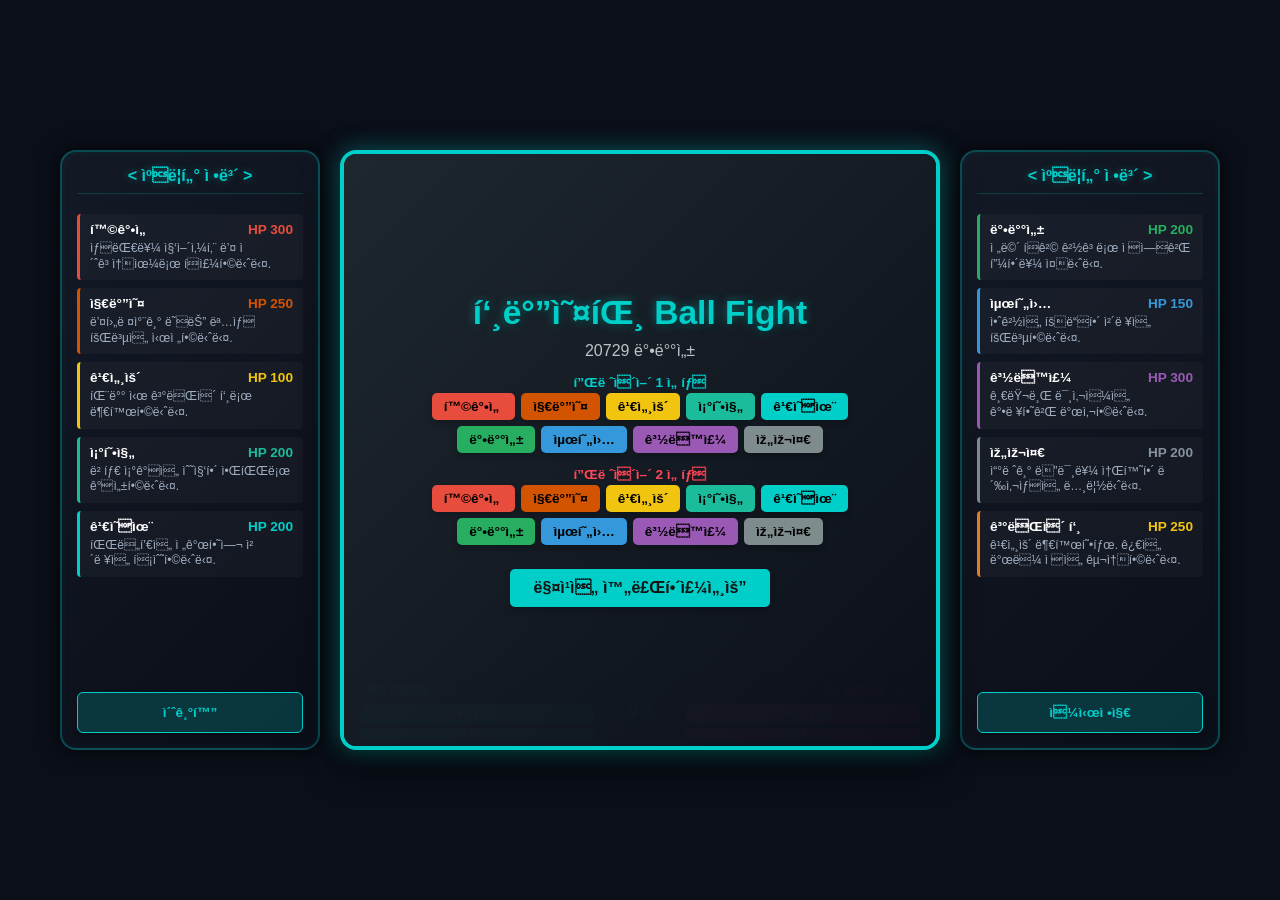
<file: ballfight.html>
<!DOCTYPE html>
<html lang="ko">
<head>
    <meta charset="X-UA-Compatible" content="IE=edge">
    <meta name="viewport" content="width=device-width, initial-scale=1.0">
    <title>푸바오팸 Ball Fight</title>
    <style>
        * {
            box-sizing: border-box;
            margin: 0;
            padding: 0;
        }
        body {
            background-color: #0b0f19;
            color: #ffffff;
            font-family: 'Malgun Gothic', sans-serif;
            display: flex;
            align-items: center;
            justify-content: center;
            min-height: 100vh;
            /* 모바일에서 스크롤이 가능하도록 변경 */
            overflow: auto; 
            padding: 20px 10px;
        }
        #main-layout {
            display: flex;
            flex-direction: row;
            align-items: stretch;
            justify-content: center;
            gap: 20px;
            width: 100%;
            max-width: 1200px;
            margin: 0 auto;
        }
        .side-panel {
            width: 260px;
            min-height: 600px;
            background: linear-gradient(135deg, rgba(20, 27, 38, 0.95), rgba(11, 15, 25, 0.95));
            border: 2px solid rgba(0, 206, 201, 0.3);
            border-radius: 16px;
            padding: 15px;
            display: flex;
            flex-direction: column;
            justify-content: space-between;
            box-shadow: 0 0 20px rgba(0, 0, 0, 0.8), inset 0 0 10px rgba(0, 206, 201, 0.05);
            flex-shrink: 0;
        }
        .side-panel-content {
            display: flex;
            flex-direction: column;
            flex-grow: 1; 
            gap: 8px;
        }
        .side-panel h3 {
            font-size: 1rem;
            color: #00cec9;
            margin-bottom: 12px;
            text-align: center;
            text-shadow: 0 0 8px rgba(0, 206, 201, 0.4);
            border-bottom: 1px solid rgba(0, 206, 201, 0.2);
            padding-bottom: 8px;
        }
        .char-desc-card {
            background: rgba(255, 255, 255, 0.03);
            border-left: 3px solid #00cec9;
            padding: 8px 10px;
            border-radius: 4px;
            transition: background 0.2s;
        }
        .char-desc-card:hover {
            background: rgba(255, 255, 255, 0.07);
        }
        .char-desc-title {
            font-size: 0.85rem;
            font-weight: bold;
            color: #fff;
            margin-bottom: 4px;
            display: flex;
            justify-content: space-between;
        }
        .char-desc-text {
            font-size: 0.75rem;
            color: #a0aec0;
            line-height: 1.3;
        }

        #game-container {
            position: relative;
            /* 반응형 1:1 비율 컨테이너 유지 */
            width: 100%;
            max-width: 600px;
            aspect-ratio: 1 / 1;
            background-color: #1e272e;
            border: 4px solid #00cec9;
            border-radius: 16px;
            overflow: auto;
            box-shadow: 0 0 25px rgba(0, 206, 201, 0.4), 0 15px 35px rgba(0,0,0,0.8);
            flex-shrink: 0;
        }
        .screen {
            position: absolute;
            top: 0;
            left: 0;
            width: 100%;
            height: 100%;
            display: flex;
            flex-direction: column;
            align-items: center;
            justify-content: center;
            background: linear-gradient(135deg, rgba(30, 39, 46, 0.98), rgba(11, 15, 25, 0.98));
            z-index: 10;
            transition: opacity 0.3s ease;
            padding: 10px;
        }
        .screen.hidden {
            opacity: 0;
            pointer-events: none;
            display: none;
        }
        h1 {
            font-size: clamp(1.5rem, 5vw, 2.1rem);
            margin-bottom: 10px;
            color: #00cec9;
            text-shadow: 0 0 10px rgba(0, 206, 201, 0.5), 2px 2px 4px rgba(0,0,0,0.5);
            text-align: center;
        }
        p {
            font-size: clamp(0.85rem, 3vw, 1rem);
            margin-bottom: 15px;
            color: #bdc3c7;
            text-align: center;
        }
        .player-selection-block {
            margin-bottom: 8px;
            display: flex;
            flex-direction: column;
            align-items: center;
            width: 100%;
        }
        .btn-row {
            display: flex;
            flex-wrap: wrap; /* 화면 좁아지면 버튼 자동 줄바꿈 */
            gap: 6px;
            justify-content: center;
            margin-bottom: 6px;
        }
        button {
            padding: 6px 12px;
            font-size: clamp(0.75rem, 2vw, 0.85rem);
            font-weight: bold;
            cursor: pointer;
            border: none;
            border-radius: 5px;
            color: #000000; 
            transition: background 0.2s, transform 0.1s, box-shadow 0.2s;
            box-shadow: 0 4px 6px rgba(0,0,0,0.2);
        }
        button:hover {
            transform: translateY(-2px);
            box-shadow: 0 0 10px rgba(255,255,255,0.4);
        }
        .action-control-btn {
            width: 100%;
            padding: 12px;
            background: rgba(0, 206, 201, 0.2);
            border: 1px solid #00cec9;
            color: #00cec9;
            border-radius: 6px;
            font-weight: bold;
            cursor: pointer;
            text-align: center;
            transition: all 0.2s;
            margin-top: 15px;
        }
        .action-control-btn:hover {
            background: #00cec9;
            color: #0b0f19;
        }

        button.gangsun { background-color: #e74c3c; }
        button.jibao { background-color: #d35400; }
        button.sewoon { background-color: #f1c40f; }
        button.hyungjin { background-color: #1abc9c; }
        button.youngryul { background-color: #00cec9; }
        button.baesung { background-color: #27ae60; }
        button.hyunwoong { background-color: #3498db; }
        button.dongju { background-color: #9b59b6; }
        button.jaejun { background-color: #7f8c8d; }

        #ui-bar {
            position: absolute;
            bottom: 0;
            left: 0;
            width: 100%;
            /* 600px 기준 75px는 정확히 12.5% */
            height: 12.5%;
            background: linear-gradient(to top, rgba(11,15,25,0.95), rgba(11,15,25,0.6));
            display: flex;
            justify-content: space-between;
            align-items: center;
            padding: 0 2.5%;
            z-index: 5;
            border-top: 1px solid rgba(0, 206, 201, 0.3);
        }
        .player-status-panel {
            display: flex;
            flex-direction: column;
            width: 42%;
        }
        .panel-top-row {
            display: flex;
            justify-content: space-between;
            align-items: center;
            margin-bottom: 4px;
        }
        .name-badge {
            font-size: clamp(0.75rem, 2.5vw, 0.95rem);
            font-weight: bold;
            text-shadow: 0 0 8px currentColor;
            background: rgba(0,0,0,0.5);
            padding: 2px 8px;
            border-radius: 4px;
        }
        .hp-container {
            position: relative;
            width: 100%;
            height: 20px;
            background-color: rgba(0,0,0,0.6);
            border-radius: 10px;
            overflow: hidden;
            box-shadow: inset 0 2px 4px rgba(0,0,0,0.8);
        }
        .hp-bar {
            height: 100%;
            width: 100%;
            transition: width 0.2s cubic-bezier(0.4, 0, 0.2, 1);
        }
        .hp-text {
            position: absolute;
            top: 0;
            left: 0;
            width: 100%;
            height: 100%;
            display: flex;
            align-items: center;
            justify-content: center;
            font-size: clamp(0.6rem, 2vw, 0.75rem);
            font-weight: 900;
            color: #ffffff;
            text-shadow: 1px 1px 2px #000;
            letter-spacing: 0.5px;
        }
        .cooldown-container {
            position: relative;
            width: 100%;
            height: 12px;
            background-color: rgba(0,0,0,0.6);
            border-radius: 5px;
            overflow: hidden;
            margin-top: 4px;
        }
        .cooldown-bar {
            height: 100%;
            width: 100%;
            transition: width 0.1s linear;
        }
        .cooldown-text {
            position: absolute;
            top: 0;
            left: 0;
            width: 100%;
            height: 100%;
            display: flex;
            align-items: center;
            justify-content: center;
            font-size: clamp(0.5rem, 1.5vw, 0.65rem);
            font-weight: bold;
            color: #ffffff;
            text-shadow: 1px 1px 1px #000;
        }
        .vs-badge {
            font-weight: 900;
            font-size: clamp(0.9rem, 3vw, 1.3rem);
            color: #00cec9;
            text-shadow: 0 0 10px rgba(0, 206, 201, 0.8);
        }
        
        /* 캔버스는 내부 게임 좌표(600x600)를 유지합니다. 디자인은 반응형이지만
           게임 요소의 크기/속도는 변하지 않도록 캔버스의 렌더 사이즈를 고정합니다. */
        canvas {
            display: block;
            width: 600px;
            height: 600px;
            max-width: none;
            background: #1e272e;
        }

        /* 반응형 미디어 쿼리 적용 */
        @media (max-width: 1100px) {
            #main-layout {
                flex-direction: column;
                align-items: center;
            }
            .side-panel {
                width: 100%;
                max-width: 600px;
                min-height: auto;
            }
            .side-panel-content {
                display: grid;
                grid-template-columns: repeat(auto-fit, minmax(180px, 1fr));
                gap: 10px;
            }
            .side-panel h3 {
                grid-column: 1 / -1;
                margin-bottom: 8px;
            }
            .action-control-btn {
                margin-top: 10px;
            }
        }
    </style>
</head>
<body>

    <div id="main-layout">
        <!-- 좌측 캐릭터 설명 패널 -->
        <div class="side-panel">
            <div class="side-panel-content">
                <h3>&lt; 캐릭터 정보 &gt;</h3>
                <div class="char-desc-card" style="border-color: #e74c3c;">
                    <div class="char-desc-title">황강선 <span style="color:#e74c3c;">HP 300</span></div>
                    <div class="char-desc-text">상대를 집어삼킨 뒤 초고속으로 폭주합니다.</div>
                </div>
                <div class="char-desc-card" style="border-color: #d35400;">
                    <div class="char-desc-title">지바오 <span style="color:#d35400;">HP 250</span></div>
                    <div class="char-desc-text">뒤후려차기 또는 명상 회복을 시전합니다.</div>
                </div>
                <div class="char-desc-card" style="border-color: #f1c40f;">
                    <div class="char-desc-title">김세운 <span style="color:#f1c40f;">HP 100</span></div>
                    <div class="char-desc-text">패배 시 곰돌이 푸로 부활합니다.</div>
                </div>
                <div class="char-desc-card" style="border-color: #1abc9c;">
                    <div class="char-desc-title">조형진 <span style="color:#1abc9c;">HP 200</span></div>
                    <div class="char-desc-text">베타 조각을 수집해 알파로 각성합니다.</div>
                </div>
                <div class="char-desc-card" style="border-color: #00cec9;">
                    <div class="char-desc-title">김영율 <span style="color:#00cec9;">HP 200</span></div>
                    <div class="char-desc-text">파도풀을 전개하여 체력을 흡수합니다.</div>
                </div>
            </div>
            <button class="action-control-btn" onclick="resetGameConfig()">초기화</button>
        </div>

        <!-- 중앙 게임 컨테이너 -->
        <div id="game-container">
            <div id="start-screen" class="screen">
                <h1>푸바오팸 Ball Fight</h1>
                <p>20729 박배성</p>
                
                <div class="player-selection-block">
                    <p style="font-size: 0.85rem; color: #00cec9; margin-bottom: 3px;"><b>플레이어 1 선택</b></p>
                    <div class="btn-row">
                        <button class="gangsun" onclick="selectP1('gangsun')">황강선</button>
                        <button class="jibao" onclick="selectP1('jibao')">지바오</button>
                        <button class="sewoon" onclick="selectP1('sewoon')">김세운</button>
                        <button class="hyungjin" onclick="selectP1('hyungjin')">조형진</button>
                        <button class="youngryul" onclick="selectP1('youngryul')">김영율</button>
                    </div>
                    <div class="btn-row">
                        <button class="baesung" onclick="selectP1('baesung')">박배성</button>
                        <button class="hyunwoong" onclick="selectP1('hyunwoong')">최현웅</button>
                        <button class="dongju" onclick="selectP1('dongju')">곽동주</button>
                        <button class="jaejun" onclick="selectP1('jaejun')">임재준</button>
                    </div>
                </div>

                <div class="player-selection-block">
                    <p style="font-size: 0.85rem; color: #ff4757; margin-bottom: 3px;"><b>플레이어 2 선택</b></p>
                    <div class="btn-row">
                        <button class="gangsun" onclick="selectP2('gangsun')">황강선</button>
                        <button class="jibao" onclick="selectP2('jibao')">지바오</button>
                        <button class="sewoon" onclick="selectP2('sewoon')">김세운</button>
                        <button class="hyungjin" onclick="selectP2('hyungjin')">조형진</button>
                        <button class="youngryul" onclick="selectP2('youngryul')">김영율</button>
                    </div>
                    <div class="btn-row">
                        <button class="baesung" onclick="selectP2('baesung')">박배성</button>
                        <button class="hyunwoong" onclick="selectP2('hyunwoong')">최현웅</button>
                        <button class="dongju" onclick="selectP2('dongju')">곽동주</button>
                        <button class="jaejun" onclick="selectP2('jaejun')">임재준</button>
                    </div>
                </div>

                <div style="margin-top: 10px;">
                    <button id="start-btn" onclick="startGame()" style="background-color: #00cec9; color: #121212; font-size: 1rem; padding: 10px 24px;" disabled>매칭을 완료해주세요</button>
                </div>
            </div>

            <div id="gameover-screen" class="screen hidden">
                <h1 id="winner-text">승리자: 없음</h1>
                <p id="gameover-desc">경기가 종료되었습니다.</p>
                <button onclick="resetToMenu()" style="background-color: #00cec9; color: #121212; margin-top: 15px;">메인으로 돌아가기</button>
            </div>

            <!-- 캔버스 자체 속성(width, height)은 로직 유지를 위해 600 고정 -->
            <canvas id="gameCanvas" width="600" height="600"></canvas>

            <div id="ui-bar">
                <div class="player-status-panel">
                    <div class="panel-top-row">
                        <span id="p1-name-label" class="name-badge" style="color: #00cec9;">P1 대기중</span>
                    </div>
                    <div class="hp-container">
                        <div id="p1-hp" class="hp-bar" style="background: linear-gradient(90deg, #00b5b1, #00cec9); box-shadow: 0 0 8px #00cec9;"></div>
                        <div id="p1-hp-text" class="hp-text">150 / 150</div>
                    </div>
                    <div class="cooldown-container">
                        <div id="p1-cd-bar" class="cooldown-bar" style="background: #00cec9; box-shadow: 0 0 5px #00cec9;"></div>
                        <div id="p1-cd-text" class="cooldown-text">대기중</div>
                    </div>
                </div>

                <div class="vs-badge">VS</div>

                <div class="player-status-panel" style="align-items: flex-end;">
                    <div class="panel-top-row" style="flex-direction: row-reverse;">
                        <span id="p2-name-label" class="name-badge" style="color: #ff4757;">P2 대기중</span>
                    </div>
                    <div class="hp-container">
                        <div id="p2-hp" class="hp-bar" style="background: linear-gradient(90deg, #ff6b81, #ff4757); box-shadow: 0 0 8px #ff4757;"></div>
                        <div id="p2-hp-text" class="hp-text">150 / 150</div>
                    </div>
                    <div class="cooldown-container">
                        <div id="p2-cd-bar" class="cooldown-bar" style="background: #ff4757; box-shadow: 0 0 5px #ff4757;"></div>
                        <div id="p2-cd-text" class="cooldown-text">대기중</div>
                    </div>
                </div>
            </div>
        </div>

        <!-- 우측 캐릭터 설명 패널 -->
        <div class="side-panel">
            <div class="side-panel-content">
                <h3>&lt; 캐릭터 정보 &gt;</h3>
                <div class="char-desc-card" style="border-color: #27ae60;">
                    <div class="char-desc-title">박배성 <span style="color:#27ae60;">HP 200</span></div>
                    <div class="char-desc-text">전면 폭격 경고로 적에게 피해를 줍니다.</div>
                </div>
                <div class="char-desc-card" style="border-color: #3498db;">
                    <div class="char-desc-title">최현웅 <span style="color:#3498db;">HP 150</span></div>
                    <div class="char-desc-text">안경을 획득해 체력을 회복합니다.</div>
                </div>
                <div class="char-desc-card" style="border-color: #9b59b6;">
                    <div class="char-desc-title">곽동주 <span style="color:#9b59b6;">HP 300</span></div>
                    <div class="char-desc-text">글러브 미사일을 강력하게 발사합니다.</div>
                </div>
                <div class="char-desc-card" style="border-color: #7f8c8d;">
                    <div class="char-desc-title">임재준 <span style="color:#85929e;">HP 200</span></div>
                    <div class="char-desc-text">쓰레기 더미를 소환해 봉사상을 노립니다.</div>
                </div>
                <div class="char-desc-card" style="border-color: #e67e22;">
                    <div class="char-desc-title">곰돌이 푸 <span style="color:#f1c40f;">HP 250</span></div>
                    <div class="char-desc-text">김세운 부활형태. 꿀을 발라 적을 구속합니다.</div>
                </div>
            </div>
            <button class="action-control-btn" id="pause-btn" onclick="togglePause()">일시정지</button>
        </div>
    </div>

    <script>
        const canvas = document.getElementById('gameCanvas');
        const ctx = canvas.getContext('2d');

        // 게임 로직은 고정된 내부 해상도(600x600)를 기준으로 동작하도록 합니다.
        // 기존 값들이 프레임당(px/frame) 단위로 설정되어 있어 프레임레이트에
        // 민감했기 때문에, 초당 단위(px/s)로 변환해 dt를 곱해 위치를 업데이트합니다.
        const LEGACY_FPS = 60; // 기존 수치를 초당 단위로 변환할 때 사용

        const startScreen = document.getElementById('start-screen');
        const gameoverScreen = document.getElementById('gameover-screen');
        const winnerText = document.getElementById('winner-text');
        
        const p1HpBar = document.getElementById('p1-hp');
        const p1HpText = document.getElementById('p1-hp-text');
        const p2HpBar = document.getElementById('p2-hp');
        const p2HpText = document.getElementById('p2-hp-text');

        const p1NameLabel = document.getElementById('p1-name-label');
        const p2NameLabel = document.getElementById('p2-name-label');
        const p1CdBar = document.getElementById('p1-cd-bar');
        const p1CdText = document.getElementById('p1-cd-text');
        const p2CdBar = document.getElementById('p2-cd-bar');
        const p2CdText = document.getElementById('p2-cd-text');
        const startBtn = document.getElementById('start-btn');
        const pauseBtn = document.getElementById('pause-btn');

        let selectedP1Type = null;
        let selectedP2Type = null;
        let isPaused = false;

        function selectP1(type) {
            selectedP1Type = type;
            highlightSelection('p1', type);
            checkReady();
        }

        function selectP2(type) {
            selectedP2Type = type;
            highlightSelection('p2', type);
            checkReady();
        }

        function highlightSelection(player, type) {
            const block = startScreen.querySelectorAll('.player-selection-block')[player === 'p1' ? 0 : 1];
            const buttons = block.querySelectorAll('button');
            buttons.forEach(btn => {
                btn.style.outline = 'none';
                btn.style.opacity = '0.6';
            });
            const targetBtn = Array.from(buttons).find(b => b.getAttribute('onclick').includes(type));
            if (targetBtn) {
                targetBtn.style.outline = '3px solid #fff';
                targetBtn.style.opacity = '1';
            }
        }

        function checkReady() {
            if (selectedP1Type && selectedP2Type) {
                startBtn.disabled = false;
                startBtn.innerText = "대전 시작하기";
            }
        }

        function getDiagonalAngle() {
            let angle;
            do {
                angle = Math.random() * Math.PI * 2;
                let mod = angle % (Math.PI / 2);
                if (mod > 0.3 && mod < (Math.PI / 2 - 0.3)) {
                    break;
                }
            } while (true);
            return angle;
        }

        let isRunning = false;
        let p1, p2;
        let glasses = [];
        let betaItems = [];
        let gloves = [];
        let trashPiles = [];
        let floatingTexts = [];
        let glassSpawnTimer = 0;

        let globalFreezeTimer = 0;
        let baesungEffect = null;
        
        let honeySide = null; 
        let honeyAccumulatedDamage = 0; 
        let honeyRespawnTimer = 0;      

        let waterZone = null;

        class Character {
            constructor(x, y, type, name, color, subColor) {
                this.x = x;
                this.y = y;
                this.type = type; 
                this.name = name;
                this.color = color;
                this.subColor = subColor;

                if (type === 'hyunwoong') {
                    this.maxHp = 150; this.hp = 150; this.normalSpeed = 2.4 * LEGACY_FPS; this.radius = 20; 
                } else if (type === 'gangsun') {
                    this.maxHp = 300; this.hp = 300; this.normalSpeed = 2.1 * LEGACY_FPS; this.radius = 40; 
                } else if (type === 'dongju') {
                    this.maxHp = 300; this.hp = 300; this.normalSpeed = 2.1 * LEGACY_FPS; this.radius = 40; 
                } else if (type === 'hyungjin') {
                    this.maxHp = 200; this.hp = 200; this.normalSpeed = 2.2 * LEGACY_FPS; this.radius = 30;
                } else if (type === 'jibao') {
                    this.maxHp = 250; this.hp = 250; this.normalSpeed = 2.2 * LEGACY_FPS; this.radius = 32;
                } else if (type === 'jaejun') {
                    this.maxHp = 200; this.hp = 200; this.normalSpeed = 2.2 * LEGACY_FPS; this.radius = 30;
                } else if (type === 'baesung') {
                    this.maxHp = 200; this.hp = 200; this.normalSpeed = 2.2 * LEGACY_FPS; this.radius = 32;
                } else if (type === 'sewoon') {
                    this.maxHp = 100; this.hp = 100; this.normalSpeed = 2.3 * LEGACY_FPS; this.radius = 28;
                } else if (type === 'youngryul') {
                    this.maxHp = 200; this.hp = 200; this.normalSpeed = 2.2 * LEGACY_FPS; this.radius = 30;
                }

                this.speed = this.normalSpeed;
                const initialAngle = getDiagonalAngle();
                this.vx = Math.cos(initialAngle) * this.speed;
                this.vy = Math.sin(initialAngle) * this.speed;

                this.isSwallowed = false;
                this.isFast = false;
                this.fastTimer = 0;

                this.skillProgress = 0; 
                this.isCharging = false;
                this.chargeTimer = 0;

                this.betaCount = 0;
                this.betaSpawnTimer = 0;
                this.isAlpha = false;
                this.alphaTimer = 0;

                this.isMeditating = false;
                this.meditateTimer = 0;

                this.jaejunTimer = 0;
                this.baesungTimer = 0;
                this.youngryulTimer = 0;
                
                this.hasRevivedAsPooh = false;

                this.hitFlashTimer = 0;
                this.healFlashTimer = 0;
            }

            takeDamage(amount) {
                this.hp = Math.max(0, this.hp - amount);
                this.hitFlashTimer = 0.2;
                floatingTexts.push({ text: `-${Math.round(amount)}`, x: this.x, y: this.y - this.radius - 15, color: '#ff4757', life: 0.8, vy: -1.2 * LEGACY_FPS });
            }

            takeDotDamage(amount, dt) {
                this.hp = Math.max(0, this.hp - amount);
                this.hitFlashTimer = 0.2;
                if (Math.random() < 0.08) {
                    floatingTexts.push({ text: '🩸', x: this.x + (Math.random() * 20 - 10), y: this.y + (Math.random() * 20 - 10), color: '#ff4757', life: 0.5, vy: 1.0 * LEGACY_FPS });
                }
            }

            heal(amount) {
                this.hp = Math.min(this.maxHp, this.hp + amount);
                this.healFlashTimer = 0.3;
                floatingTexts.push({ text: `+${Math.round(amount)}`, x: this.x, y: this.y - this.radius - 15, color: '#2ecc71', life: 0.9, vy: -1.2 * LEGACY_FPS });
            }

            takeDotHeal(amount, dt) {
                this.hp = Math.min(this.maxHp, this.hp + amount);
                this.healFlashTimer = 0.3;
                if (Math.random() < 0.08) {
                    floatingTexts.push({ text: '➕', x: this.x + (Math.random() * 20 - 10), y: this.y + (Math.random() * 20 - 10), color: '#2ecc71', life: 0.5, vy: -1.0 * LEGACY_FPS });
                }
            }

            update(other, dt) {
                if (this.hitFlashTimer > 0) this.hitFlashTimer -= dt;
                if (this.healFlashTimer > 0) this.healFlashTimer -= dt;

                if (globalFreezeTimer > 0) return;
                if (this.isSwallowed) {
                    this.x = other.x;
                    this.y = other.y;
                    return;
                }

                if (this.isMeditating) {
                    this.meditateTimer -= dt;
                    if (this.meditateTimer <= 0) {
                        this.isMeditating = false;
                        this.speed = this.normalSpeed;
                        const angle = getDiagonalAngle();
                        this.vx = Math.cos(angle) * this.speed;
                        this.vy = Math.sin(angle) * this.speed;
                    }
                    return;
                }

                if (this.isAlpha) {
                    this.alphaTimer -= dt;
                    other.hp = Math.max(0, other.hp - (other.maxHp / 30) * dt);
                    if (this.alphaTimer <= 0) other.hp = 0;
                }

                if (this.isFast) {
                    this.x += this.vx * dt;
                    this.y += this.vy * dt;
                    let collided = false;
                    if (this.x - this.radius < 0) { this.x = this.radius; this.vx *= -1; collided = true; }
                    else if (this.x + this.radius > canvas.width) { this.x = canvas.width - this.radius; this.vx *= -1; collided = true; }
                    if (this.y - this.radius < 0) { this.y = this.radius; this.vy *= -1; collided = true; }
                    else if (this.y + this.radius > canvas.height - 75) { this.y = canvas.height - 75 - this.radius; this.vy *= -1; collided = true; }
                    if (collided) this.takeDamage(10);

                    this.fastTimer -= dt;
                    if (this.fastTimer <= 0) {
                        this.isFast = false;
                        this.speed = this.normalSpeed;
                        const currentAngle = getDiagonalAngle();
                        this.vx = Math.cos(currentAngle) * this.speed;
                        this.vy = Math.sin(currentAngle) * this.speed;
                    }
                    return;
                }

                let stuckOnHoney = false;
                if (honeySide && this.type !== 'pooh') {
                    if (honeySide === 'top' && this.y - this.radius <= 15) { stuckOnHoney = true; this.y = this.radius; }
                    else if (honeySide === 'bottom' && this.y + this.radius >= canvas.height - 75 - 15) { stuckOnHoney = true; this.y = canvas.height - 75 - this.radius; }
                    else if (honeySide === 'left' && this.x - this.radius <= 15) { stuckOnHoney = true; this.x = this.radius; }
                    else if (honeySide === 'right' && this.x + this.radius >= canvas.width - 15) { stuckOnHoney = true; this.x = canvas.width - this.radius; }
                }

                if (stuckOnHoney) {
                    this.vx = 0;
                    this.vy = 0;
                    let damageStep = 20 * dt;
                    honeyAccumulatedDamage += damageStep;
                    this.takeDotDamage(damageStep, dt);

                    if (honeyAccumulatedDamage >= 50) {
                        honeySide = null;
                        honeyAccumulatedDamage = 0;
                        honeyRespawnTimer = 10.0;
                        floatingTexts.push({ text: '꿀 파괴됨', x: canvas.width / 2, y: (canvas.height - 75) / 2, color: '#f1c40f', life: 1.5, vy: -0.5 * LEGACY_FPS });
                    }
                } else {
                    this.x += this.vx * dt;
                    this.y += this.vy * dt;
                }

                if (this.x - this.radius < 0) { this.x = this.radius; this.vx *= -1; }
                else if (this.x + this.radius > canvas.width) { this.x = canvas.width - this.radius; this.vx *= -1; }
                if (this.y - this.radius < 0) { this.y = this.radius; this.vy *= -1; }
                else if (this.y + this.radius > canvas.height - 75) { this.y = canvas.height - 75 - this.radius; this.vy *= -1; }

                if (this.type === 'youngryul') {
                    this.youngryulTimer += dt;
                    if (!waterZone && this.youngryulTimer >= 10) {
                        this.youngryulTimer = 0;
                        waterZone = {
                            active: true,
                            timer: 5.0, 
                            cx: canvas.width / 2,
                            cy: (canvas.height - 75) / 2,
                            radius: 140,
                            owner: this
                        };
                        floatingTexts.push({ text: '파도풀 전개', x: waterZone.cx, y: waterZone.cy - 150, color: '#00cec9', life: 1.5, vy: -0.5 * LEGACY_FPS });
                    }
                }

                if (waterZone && waterZone.active && waterZone.owner === this) {
                    let distToCenter = Math.hypot(other.x - waterZone.cx, other.y - waterZone.cy);
                    if (distToCenter <= waterZone.radius + other.radius) {
                        let damageAmount = 35 * dt;
                        other.takeDotDamage(damageAmount, dt);
                        let healAmount = damageAmount * 0.40;
                        this.takeDotHeal(healAmount, dt); 
                    }
                }

                if (this.type === 'baesung') {
                    this.baesungTimer += dt;
                    if (this.baesungTimer >= 10) {
                        this.baesungTimer = 0;
                        let targetSide = Math.random() < 0.5 ? 'top' : 'bottom';
                        globalFreezeTimer = 1.0; 
                        baesungEffect = { phase: 'warning', timer: 1.0, targetSide: targetSide, caster: this };
                    }
                }

                if (this.type === 'gangsun') {
                    this.skillProgress += dt;
                    if (this.skillProgress > 15) this.skillProgress = 15;
                    if (this.skillProgress >= 15 && !other.isFast && !other.isSwallowed) {
                        let dist = Math.hypot(this.x - other.x, this.y - other.y);
                        if (dist < this.radius + other.radius) {
                            other.isSwallowed = true;
                            this.skillProgress = 0; 
                            floatingTexts.push({ text: '야미~~', x: this.x, y: this.y - this.radius - 25, color: '#e74c3c', life: 1.0, vy: -1.0 * LEGACY_FPS });

                            setTimeout(() => {
                                if (!isRunning) return;
                                other.isSwallowed = false;
                                other.isFast = true;
                                other.fastTimer = 5; 
                                other.speed = 6.5 * LEGACY_FPS; 
                                const angle = getDiagonalAngle();
                                other.vx = Math.cos(angle) * other.speed;
                                other.vy = Math.sin(angle) * other.speed;
                                floatingTexts.push({ text: '폭주!', x: other.x, y: other.y - other.radius - 25, color: '#e74c3c', life: 1.0, vy: -1.0 * LEGACY_FPS });
                            }, 800);
                        }
                    }
                }

                if (this.type === 'dongju') {
                    if (!this.isCharging) {
                        this.skillProgress += dt;
                        if (this.skillProgress >= 5) {
                            this.skillProgress = 0;
                            this.isCharging = true;
                            this.chargeTimer = 1;
                        }
                    }
                }

                if (this.type === 'jibao') {
                    this.skillProgress += dt;
                    if (this.skillProgress >= 7) {
                        this.skillProgress = 0;
                        if (this.hp > 100) {
                            other.takeDamage(50);
                            floatingTexts.push({ text: '얍!', x: this.x, y: this.y - this.radius - 25, color: '#e67e22', life: 1.0, vy: -1.0 * LEGACY_FPS });
                        } else {
                            this.isMeditating = true;
                            this.meditateTimer = 3.0;
                            this.vx = 0; this.vy = 0;
                            this.heal(100);
                            floatingTexts.push({ text: '명상 중', x: this.x, y: this.y - this.radius - 25, color: '#3498db', life: 3.0, vy: 0 });
                        }
                    }
                }

                if (this.type === 'dongju' && this.isCharging) {
                    this.chargeTimer -= dt;
                    if (this.chargeTimer <= 0) {
                        this.isCharging = false;
                        const angle = Math.atan2(other.y - this.y, other.x - this.x);
                        gloves.push({ x: this.x, y: this.y, vx: Math.cos(angle) * 5.0 * LEGACY_FPS, vy: Math.sin(angle) * 5.0 * LEGACY_FPS, radius: 30, owner: this });
                    }
                }

                if (this.type === 'hyungjin' && !this.isAlpha) {
                    this.betaSpawnTimer += dt;
                    if (this.betaSpawnTimer >= 5) {
                        this.betaSpawnTimer = 0;
                        const rx = Math.random() * (canvas.width - 60) + 30;
                        const ry = Math.random() * (canvas.height - 75 - 70) + 35;
                        betaItems.push({ x: rx, y: ry, radius: 20 });
                    }
                }

                if (this.type === 'jaejun') {
                    this.jaejunTimer += dt;
                    if (this.jaejunTimer >= 12) {
                        this.jaejunTimer = 0;
                        const rx = Math.random() * (canvas.width - 80) + 40;
                        const ry = Math.random() * (canvas.height - 75 - 80) + 40;
                        trashPiles.push({ x: rx, y: ry, radius: 28 });
                        floatingTexts.push({ text: '쓰레기 소환', x: rx, y: ry - 35, color: '#7f8c8d', life: 1.2, vy: -0.8 * LEGACY_FPS });
                    }
                }
            }

            draw() {
                ctx.save();
                ctx.beginPath();
                
                let drawRadius = this.radius;
                let offsetX = 0;
                let offsetY = 0;

                if (this.isSwallowed) {
                    drawRadius = this.radius * 0.4;
                    offsetX = (Math.random() - 0.5) * 6;
                    offsetY = (Math.random() - 0.5) * 6;
                } else if (this.isFast) {
                    offsetX = (Math.random() - 0.5) * 4;
                    offsetY = (Math.random() - 0.5) * 4;
                }

                ctx.arc(this.x + offsetX, this.y + offsetY, drawRadius, 0, Math.PI * 2);
                
                let charGradient;
                if (this.hitFlashTimer > 0) {
                    charGradient = ctx.createRadialGradient(this.x - 5, this.y - 5, 2, this.x, this.y, drawRadius);
                    charGradient.addColorStop(0, '#ffffff');
                    charGradient.addColorStop(1, '#ff4757');
                } else if (this.healFlashTimer > 0) {
                    charGradient = ctx.createRadialGradient(this.x - 5, this.y - 5, 2, this.x, this.y, drawRadius);
                    charGradient.addColorStop(0, '#ffffff');
                    charGradient.addColorStop(1, '#2ecc71');
                } else if (this.isAlpha) {
                    charGradient = ctx.createRadialGradient(this.x - 6, this.y - 6, 2, this.x, this.y, drawRadius);
                    charGradient.addColorStop(0, '#f1c40f');
                    charGradient.addColorStop(1, '#d35400');
                } else {
                    charGradient = ctx.createRadialGradient(this.x - 6, this.y - 6, 3, this.x, this.y, drawRadius);
                    charGradient.addColorStop(0, this.subColor);
                    charGradient.addColorStop(1, this.color);
                }

                ctx.fillStyle = charGradient;
                ctx.fill();
                ctx.closePath();

                if (this.isFast || this.isAlpha) {
                    ctx.beginPath();
                    ctx.arc(this.x + offsetX, this.y + offsetY, drawRadius + 6, 0, Math.PI * 2);
                    ctx.strokeStyle = this.isAlpha ? 'rgba(241, 196, 15, 0.6)' : 'rgba(231, 76, 60, 0.6)';
                    ctx.lineWidth = 3;
                    ctx.stroke();
                    ctx.closePath();
                }

                ctx.fillStyle = '#fff';
                ctx.font = '12px Malgun Gothic';
                ctx.textAlign = 'center';
                let displayName = this.isAlpha ? '알파 ' + this.name : this.name;
                ctx.fillText(displayName, this.x + offsetX, this.y + offsetY - drawRadius - 8);

                ctx.restore();
            }
        }

        function startGame() {
            startScreen.classList.add('hidden');
            gameoverScreen.classList.add('hidden');

            const getCharDetails = (type) => {
                if (type === 'gangsun') return { name: '황강선', color: '#c0392b', subColor: '#e74c3c' };
                if (type === 'jibao') return { name: '지바오', color: '#d35400', subColor: '#eb984e' };
                if (type === 'sewoon') return { name: '김세운', color: '#d68910', subColor: '#f39c12' };
                if (type === 'hyungjin') return { name: '조형진', color: '#16a085', subColor: '#45b39d' };
                if (type === 'youngryul') return { name: '김영율', color: '#00838f', subColor: '#00acc1' };
                if (type === 'baesung') return { name: '박배성', color: '#1e8449', subColor: '#58d68d' };
                if (type === 'hyunwoong') return { name: '최현웅', color: '#2980b9', subColor: '#5dade2' };
                if (type === 'dongju') return { name: '곽동주', color: '#8e44ad', subColor: '#bb8fce' };
                if (type === 'jaejun') return { name: '임재준', color: '#566573', subColor: '#85929e' };
            };

            const p1Info = getCharDetails(selectedP1Type);
            const p2Info = getCharDetails(selectedP2Type);

            p1 = new Character(180, 260, selectedP1Type, p1Info.name, p1Info.color, p1Info.subColor);
            p2 = new Character(420, 260, selectedP2Type, p2Info.name, p2Info.color, p2Info.subColor);

            p1NameLabel.innerText = p1.name;
            p2NameLabel.innerText = p2.name;

            glasses = [];
            betaItems = [];
            gloves = [];
            trashPiles = [];
            floatingTexts = [];
            glassSpawnTimer = 0;
            globalFreezeTimer = 0;
            baesungEffect = null;
            honeySide = null;
            honeyAccumulatedDamage = 0;
            honeyRespawnTimer = 0;
            waterZone = null;
            isRunning = true;
            isPaused = false;
            pauseBtn.innerText = "일시정지";

            lastTime = performance.now();
            requestAnimationFrame(gameLoop);
        }

        function togglePause() {
            if (!isRunning) return;
            isPaused = !isPaused;
            if (isPaused) {
                pauseBtn.innerText = "재개하기";
            } else {
                pauseBtn.innerText = "일시정지";
                lastTime = performance.now();
                requestAnimationFrame(gameLoop);
            }
        }

        function resetGameConfig() {
            isRunning = false;
            isPaused = false;
            pauseBtn.innerText = "일시정지";
            startScreen.classList.remove('hidden');
            gameoverScreen.classList.add('hidden');
            startBtn.disabled = true;
            startBtn.innerText = "매칭을 완료해주세요";
            selectedP1Type = null;
            selectedP2Type = null;
            
            document.querySelectorAll('.screen .player-selection-block button').forEach(b => {
                b.style.outline = 'none';
                b.style.opacity = '1';
            });
        }

        function handleGlasses(dt) {
            let hasHyunwoong = (p1.type === 'hyunwoong' || p2.type === 'hyunwoong');
            if (!hasHyunwoong) return;

            glassSpawnTimer += dt;
            if (glassSpawnTimer >= 7) {
                glassSpawnTimer = 0;
                const rx = Math.random() * (canvas.width - 80) + 40;
                const ry = Math.random() * (canvas.height - 75 - 80) + 40;
                glasses.push({ x: rx, y: ry, radius: 34 });
            }

            for (let i = glasses.length - 1; i >= 0; i--) {
                let g = glasses[i];
                if (Math.hypot(p1.x - g.x, p1.y - g.y) < p1.radius + g.radius) {
                    if (p1.type === 'hyunwoong') p1.heal(50); else p1.takeDamage(90);
                    glasses.splice(i, 1); continue;
                }
                if (Math.hypot(p2.x - g.x, p2.y - g.y) < p2.radius + g.radius) {
                    if (p2.type === 'hyunwoong') p2.heal(50); else p2.takeDamage(90);
                    glasses.splice(i, 1);
                }
            }
        }

        function handleBetaItems() {
            for (let i = betaItems.length - 1; i >= 0; i--) {
                let b = betaItems[i];
                if (p1.type === 'hyungjin' && !p1.isAlpha) {
                    if (Math.hypot(p1.x - b.x, p1.y - b.y) < p1.radius + b.radius) {
                        p1.betaCount++;
                        betaItems.splice(i, 1);
                        floatingTexts.push({ text: '+Aura', x: p1.x, y: p1.y - p1.radius - 25, color: '#00cec9', life: 1.0, vy: -0.8 * LEGACY_FPS });
                        if (p1.betaCount >= 2) { p1.isAlpha = true; p1.maxHp = 250; p1.hp = 250; p1.alphaTimer = 30; }
                        continue;
                    }
                    if (p2.type !== 'hyungjin' && Math.hypot(p2.x - b.x, p2.y - b.y) < b.radius + p2.radius) {
                        p1.betaCount = Math.max(0, p1.betaCount - 1);
                        betaItems.splice(i, 1);
                        floatingTexts.push({ text: '-Aura', x: p2.x, y: p2.y - p2.radius - 25, color: '#ff4757', life: 1.0, vy: -0.8 * LEGACY_FPS });
                        continue;
                    }
                }
                if (p2.type === 'hyungjin' && !p2.isAlpha) {
                    if (Math.hypot(p2.x - b.x, p2.y - b.y) < b.radius + b.radius) {
                        p2.betaCount++;
                        betaItems.splice(i, 1);
                        floatingTexts.push({ text: '+Aura', x: p2.x, y: p2.y - p2.radius - 25, color: '#00cec9', life: 1.0, vy: -0.8 * LEGACY_FPS });
                        if (p2.betaCount >= 2) { p2.isAlpha = true; p2.maxHp = 250; p2.hp = 250; p2.alphaTimer = 30; }
                        continue;
                    }
                    if (p1.type !== 'hyungjin' && Math.hypot(p1.x - b.x, p1.y - b.y) < b.radius + p1.radius) {
                        p2.betaCount = Math.max(0, p2.betaCount - 1);
                        betaItems.splice(i, 1);
                        floatingTexts.push({ text: '-Aura', x: p1.x, y: p1.y - p1.radius - 25, color: '#ff4757', life: 1.0, vy: -0.8 * LEGACY_FPS });
                        continue;
                    }
                }
            }
        }

        function handleGloves(dt) {
            for (let i = gloves.length - 1; i >= 0; i--) {
                let gl = gloves[i];
                gl.x += gl.vx * dt; gl.y += gl.vy * dt;
                if (gl.x < 0 || gl.x > canvas.width || gl.y < 0 || gl.y > canvas.height - 75) {
                    gloves.splice(i, 1); continue;
                }
                let target = (gl.owner === p1) ? p2 : p1;
                if (Math.hypot(target.x - gl.x, target.y - gl.y) < target.radius + gl.radius) {
                    target.takeDamage(70); 
                    gloves.splice(i, 1);
                }
            }
        }

        function handleTrashPiles(dt) {
            let jaejunChar = (p1.type === 'jaejun') ? p1 : (p2.type === 'jaejun' ? p2 : null);
            if (trashPiles.length > 0) {
                let opponent = (jaejunChar === p1) ? p2 : (jaejunChar === p2 ? p1 : p2);
                opponent.takeDotDamage(15 * dt, dt);
            }
            for (let i = trashPiles.length - 1; i >= 0; i--) {
                let t = trashPiles[i];
                if (Math.hypot(p1.x - t.x, p1.y - t.y) < p1.radius + t.radius) {
                    if (!jaejunChar || p1 === jaejunChar) {
                        p1.heal(50);
                        floatingTexts.push({ text: '봉사상 수상 (+50)', x: p1.x, y: p1.y - p1.radius - 25, color: '#2ecc71', life: 1.0, vy: -0.8 * LEGACY_FPS });
                        trashPiles.splice(i, 1); continue;
                    }
                }
                if (Math.hypot(p2.x - t.x, p2.y - t.y) < p2.radius + t.radius) {
                    if (!jaejunChar || p2 === jaejunChar) {
                        p2.heal(50);
                        floatingTexts.push({ text: '봉사상 수상 (+50)', x: p2.x, y: p2.y - p2.radius - 25, color: '#2ecc71', life: 1.0, vy: -0.8 * LEGACY_FPS });
                        trashPiles.splice(i, 1);
                    }
                }
            }
        }

        function handleCharacterCollision() {
            if (p1.isSwallowed || p2.isSwallowed) return;
            let dx = p2.x - p1.x;
            let dy = p2.y - p1.y;
            let dist = Math.hypot(dx, dy);
            let minDist = p1.radius + p2.radius;

            if (dist < minDist && dist > 0) {
                if (p1.type === 'sewoon' || p1.type === 'pooh') {
                    if (!p1.lastHitTime || performance.now() - p1.lastHitTime > 500) {
                        p2.takeDamage(20);
                        p1.lastHitTime = performance.now();
                    }
                }
                if (p2.type === 'sewoon' || p2.type === 'pooh') {
                    if (!p2.lastHitTime || performance.now() - p2.lastHitTime > 500) {
                        p1.takeDamage(20);
                        p2.lastHitTime = performance.now();
                    }
                }

                let overlap = minDist - dist;
                let nx = dx / dist; let ny = dy / dist;
                p1.x -= nx * overlap * 0.5; p1.y -= ny * overlap * 0.5;
                p2.x += nx * overlap * 0.5; p2.y += ny * overlap * 0.5;

                let kx = p1.vx - p2.vx; let ky = p1.vy - p2.vy;
                let p = 2 * (nx * kx + ny * ky) / 2;
                p1.vx -= p * nx; p1.vy -= p * ny;
                p2.vx += p * nx; p2.vy += p * ny;

                let speed1 = Math.hypot(p1.vx, p1.vy);
                let targetSpeed1 = p1.isFast ? p1.speed : p1.normalSpeed;
                if (speed1 > 0) { p1.vx = (p1.vx / speed1) * targetSpeed1; p1.vy = (p1.vy / speed1) * targetSpeed1; }

                let speed2 = Math.hypot(p2.vx, p2.vy);
                let targetSpeed2 = p2.isFast ? p2.speed : p2.normalSpeed;
                if (speed2 > 0) { p2.vx = (p2.vx / speed2) * targetSpeed2; p2.vy = (p2.vy / speed2) * targetSpeed2; }
            }
        }

        let lastTime = performance.now();

        function updateSkillBar(char, barEl, textEl) {
            if (char.type === 'hyunwoong') {
                let pct = (glassSpawnTimer / 7) * 100;
                barEl.style.width = pct + '%'; 
                textEl.innerText = `안경 스폰 (${(7 - glassSpawnTimer).toFixed(1)}s)`;
            } else if (char.type === 'gangsun') {
                let rem = Math.max(0, 15 - char.skillProgress);
                let pct = (char.skillProgress / 15) * 100;
                barEl.style.width = pct + '%'; 
                textEl.innerText = rem > 0 ? `쿨타임 (${rem.toFixed(1)}s)` : '스킬 준비';
            } else if (char.type === 'dongju') {
                if (char.isCharging) {
                    barEl.style.width = '100%'; 
                    textEl.innerText = `장전 중.. (${char.chargeTimer.toFixed(1)}s)`;
                } else {
                    let rem = Math.max(0, 5 - char.skillProgress);
                    let pct = (char.skillProgress / 5) * 100;
                    barEl.style.width = pct + '%'; 
                    textEl.innerText = rem > 0 ? `게이지 (${rem.toFixed(1)}s)` : '발사 준비';
                }
            } else if (char.type === 'hyungjin') {
                if (char.isAlpha) {
                    let pct = (char.alphaTimer / 30) * 100;
                    barEl.style.width = pct + '%'; 
                    textEl.innerText = `알파 각성 (${Math.ceil(char.alphaTimer)}s)`;
                } else {
                    let pct = (char.betaCount / 2) * 100;
                    barEl.style.width = pct + '%'; 
                    textEl.innerText = `베타 수집: ${char.betaCount}/2`;
                }
            } else if (char.type === 'jibao') {
                if (char.isMeditating) {
                    let pct = (char.meditateTimer / 3) * 100;
                    barEl.style.width = pct + '%'; 
                    textEl.innerText = `명상 중 (${char.meditateTimer.toFixed(1)}s)`;
                } else {
                    let rem = Math.max(0, 7 - char.skillProgress);
                    let pct = (char.skillProgress / 7) * 100;
                    barEl.style.width = pct + '%'; 
                    let modeText = char.hp > 100 ? '뒤후려차기' : '명상';
                    textEl.innerText = `${modeText} (${rem.toFixed(1)}s)`;
                }
            } else if (char.type === 'jaejun') {
                let rem = Math.max(0, 12 - char.jaejunTimer);
                let pct = (char.jaejunTimer / 12) * 100;
                barEl.style.width = pct + '%'; 
                textEl.innerText = `쓰레기 소환 (${rem.toFixed(1)}s)`;
            } else if (char.type === 'baesung') {
                let rem = Math.max(0, 10 - char.baesungTimer);
                let pct = (char.baesungTimer / 10) * 100;
                barEl.style.width = pct + '%'; 
                textEl.innerText = `폭격 쿨타임 (${rem.toFixed(1)}s)`;
            } else if (char.type === 'sewoon') {
                barEl.style.width = '100%'; 
                textEl.innerText = char.hasRevivedAsPooh ? '곰돌이 푸 전투 중' : '충돌 시 데미지';
            } else if (char.type === 'youngryul') {
                if (waterZone && waterZone.active && waterZone.owner === char) {
                    let pct = (waterZone.timer / 5) * 100;
                    barEl.style.width = pct + '%'; 
                    textEl.innerText = `파도풀 (${waterZone.timer.toFixed(1)}s)`;
                } else {
                    let rem = Math.max(0, 10 - char.youngryulTimer);
                    let pct = (char.youngryulTimer / 10) * 100;
                    barEl.style.width = pct + '%'; 
                    textEl.innerText = `파도풀 쿨타임 (${rem.toFixed(1)}s)`;
                }
            } else if (char.type === 'pooh') {
                if (honeySide) {
                    let pct = Math.max(0, 100 - (honeyAccumulatedDamage / 50) * 100);
                    barEl.style.width = pct + '%';
                    textEl.innerText = `꿀 내구도 (${Math.ceil(50 - honeyAccumulatedDamage)})`;
                } else {
                    let rem = Math.max(0, 10 - honeyRespawnTimer);
                    let pct = (honeyRespawnTimer / 10) * 100;
                    barEl.style.width = pct + '%'; 
                    textEl.innerText = `꿀 재생성 (${honeyRespawnTimer.toFixed(1)}s)`;
                }
            }
        }

        function checkRevive(char) {
            if (char.type === 'sewoon' && char.hp <= 0 && !char.hasRevivedAsPooh) {
                char.hasRevivedAsPooh = true;
                char.type = 'pooh';
                char.name = '곰돌이 푸';
                char.color = '#e67e22';
                char.subColor = '#f39c12';
                char.maxHp = 250;
                char.hp = 250;
                char.radius = 35;
                
                const sides = ['top', 'bottom', 'left', 'right'];
                honeySide = sides[Math.floor(Math.random() * sides.length)];
                honeyAccumulatedDamage = 0;
                honeyRespawnTimer = 0;
                
                if (char === p1) p1NameLabel.innerText = '곰돌이 푸';
                else p2NameLabel.innerText = '곰돌이 푸';

                floatingTexts.push({ text: '부활', x: char.x, y: char.y - 45, color: '#f1c40f', life: 2.0, vy: -0.8 });
                return true;
            }
            return false;
        }

        function gameLoop(currentTime) {
            if (!isRunning) return;
            if (isPaused) return;

            let dt = (currentTime - lastTime) / 1000;
            if (dt > 0.1) dt = 0.1;
            lastTime = currentTime;

            if (waterZone && waterZone.active) {
                waterZone.timer -= dt;
                if (waterZone.timer <= 0) {
                    waterZone = null;
                }
            }

            if (!honeySide) {
                if (honeyRespawnTimer > 0) {
                    honeyRespawnTimer -= dt;
                    if (honeyRespawnTimer <= 0) {
                        const sides = ['top', 'bottom', 'left', 'right'];
                        honeySide = sides[Math.floor(Math.random() * sides.length)];
                        honeyAccumulatedDamage = 0;
                        floatingTexts.push({ text: '꿀 생성됨', x: canvas.width / 2, y: (canvas.height - 75) / 2, color: '#f1c40f', life: 1.5, vy: -0.5 });
                    }
                }
            }

            if (globalFreezeTimer > 0) {
                globalFreezeTimer -= dt;
                if (baesungEffect) {
                    baesungEffect.timer -= dt;
                    if (globalFreezeTimer <= 0) {
                        let midY = (canvas.height - 75) / 2;
                        let opponent = (baesungEffect.caster === p1) ? p2 : p1;
                        let oppInTargetSide = (baesungEffect.targetSide === 'top') ? (opponent.y < midY) : (opponent.y >= midY);
                        if (oppInTargetSide) opponent.takeDamage(150); 
                        baesungEffect = null;
                    }
                }
            }

            p1.update(p2, dt);
            p2.update(p1, dt);

            if (p1.hp <= 0) checkRevive(p1);
            if (p2.hp <= 0) checkRevive(p2);

            handleCharacterCollision();
            handleGlasses(dt);
            handleBetaItems();
            handleGloves(dt);
            handleTrashPiles(dt);

            for (let i = floatingTexts.length - 1; i >= 0; i--) {
                let ft = floatingTexts[i];
                ft.y += (ft.vy || 0) * dt; ft.life -= dt;
                if (ft.life <= 0) floatingTexts.splice(i, 1);
            }

            p1HpBar.style.width = (p1.hp / p1.maxHp * 100) + '%';
            p1HpText.innerText = `${Math.ceil(p1.hp)} / ${p1.maxHp}`;
            p2HpBar.style.width = (p2.hp / p2.maxHp * 100) + '%';
            p2HpText.innerText = `${Math.ceil(p2.hp)} / ${p2.maxHp}`;

            updateSkillBar(p1, p1CdBar, p1CdText);
            updateSkillBar(p2, p2CdBar, p2CdText);

            if ((p1.hp <= 0 && p1.hasRevivedAsPooh) || (p2.hp <= 0 && p2.hasRevivedAsPooh) || (p1.hp <= 0 && p1.type !== 'sewoon') || (p2.hp <= 0 && p2.type !== 'sewoon')) {
                if ((p1.hp <= 0 && (p1.type !== 'sewoon' || p1.hasRevivedAsPooh)) || (p2.hp <= 0 && (p2.type !== 'sewoon' || p2.hasRevivedAsPooh))) {
                    endGame();
                    return;
                }
            }

            ctx.clearRect(0, 0, canvas.width, canvas.height);

            let bgGradient = ctx.createRadialGradient(
                canvas.width / 2, (canvas.height - 75) / 2, 50,
                canvas.width / 2, (canvas.height - 75) / 2, 350
            );
            bgGradient.addColorStop(0, '#2d3748');
            bgGradient.addColorStop(1, '#151b22');
            ctx.fillStyle = bgGradient;
            ctx.fillRect(0, 0, canvas.width, canvas.height - 75);

            ctx.save();
            ctx.lineWidth = 4;
            ctx.strokeStyle = '#00cec9';
            ctx.shadowColor = '#00cec9';
            ctx.shadowBlur = 12;
            ctx.strokeRect(2, 2, canvas.width - 4, canvas.height - 77);
            ctx.restore();

            if (waterZone && waterZone.active) {
                ctx.save();
                ctx.beginPath();
                ctx.arc(waterZone.cx, waterZone.cy, waterZone.radius, 0, Math.PI * 2);
                ctx.fillStyle = 'rgba(0, 206, 205, 0.25)';
                ctx.fill();
                ctx.lineWidth = 5;
                ctx.strokeStyle = '#00cec9';
                ctx.shadowColor = '#00cec9';
                ctx.shadowBlur = 15;
                ctx.stroke();

                ctx.beginPath();
                ctx.arc(waterZone.cx, waterZone.cy, waterZone.radius * 0.7, 0, Math.PI * 2);
                ctx.lineWidth = 2;
                ctx.strokeStyle = 'rgba(255, 255, 255, 0.4)';
                ctx.stroke();

                ctx.fillStyle = '#ffffff';
                ctx.font = 'bold 16px Malgun Gothic';
                ctx.textAlign = 'center';
                ctx.fillText('파도풀', waterZone.cx, waterZone.cy - waterZone.radius - 10);
                ctx.restore();
            }

            if (honeySide) {
                ctx.save();
                ctx.lineWidth = 14;
                ctx.strokeStyle = '#f39c12';
                ctx.shadowColor = '#f39c12';
                ctx.shadowBlur = 15;
                ctx.beginPath();
                if (honeySide === 'top') { 
                    ctx.moveTo(0, 7); 
                    ctx.lineTo(canvas.width, 7); 
                }
                else if (honeySide === 'bottom') { 
                    ctx.moveTo(0, canvas.height - 75 - 7); 
                    ctx.lineTo(canvas.width, canvas.height - 75 - 7); 
                }
                else if (honeySide === 'left') { 
                    ctx.moveTo(7, 0); 
                    ctx.lineTo(7, canvas.height - 75); 
                }
                else if (honeySide === 'right') { 
                    ctx.moveTo(canvas.width - 7, 0); 
                    ctx.lineTo(canvas.width - 7, canvas.height - 75); 
                }
                ctx.stroke();
                ctx.restore();
            }

            if (baesungEffect && baesungEffect.phase === 'warning') {
                let midY = (canvas.height - 75) / 2;
                ctx.save();
                ctx.fillStyle = 'rgba(255, 71, 87, 0.35)';
                if (baesungEffect.targetSide === 'top') ctx.fillRect(0, 0, canvas.width, midY);
                else ctx.fillRect(0, midY, canvas.width, (canvas.height - 75) - midY);
                ctx.fillStyle = '#fff';
                ctx.font = 'bold 20px Malgun Gothic';
                ctx.textAlign = 'center';
                ctx.textBaseline = 'middle';
                ctx.shadowColor = '#ff4757';
                ctx.shadowBlur = 10;
                ctx.fillText('폭격 경고 (150 데미지)', canvas.width / 2, (canvas.height - 75) / 2);
                ctx.restore();
            }

            for (let g of glasses) {
                ctx.save();
                ctx.beginPath(); ctx.arc(g.x, g.y, g.radius, 0, Math.PI * 2);
                ctx.fillStyle = '#2c3e50'; ctx.fill(); ctx.lineWidth = 3; ctx.strokeStyle = '#f1c40f'; ctx.stroke();
                ctx.fillStyle = '#f1c40f'; ctx.font = '24px sans-serif'; ctx.textAlign = 'center'; ctx.textBaseline = 'middle';
                ctx.fillText('🕶️', g.x, g.y);
                ctx.restore();
            }

            for (let b of betaItems) {
                ctx.save();
                ctx.beginPath(); ctx.arc(b.x, b.y, b.radius, 0, Math.PI * 2);
                ctx.fillStyle = '#1abc9c'; ctx.fill(); ctx.lineWidth = 2; ctx.strokeStyle = '#16a085'; ctx.stroke();
                ctx.fillStyle = '#fff'; ctx.font = 'bold 15px Malgun Gothic'; ctx.textAlign = 'center'; ctx.textBaseline = 'middle';
                ctx.fillText('B', b.x, b.y);
                ctx.restore();
            }

            for (let gl of gloves) {
                ctx.save();
                ctx.beginPath(); ctx.arc(gl.x, gl.y, gl.radius, 0, Math.PI * 2);
                ctx.fillStyle = '#ff4757'; ctx.fill(); ctx.lineWidth = 3; ctx.strokeStyle = '#ff6b81'; ctx.stroke();
                ctx.fillStyle = '#fff'; ctx.font = '22px sans-serif'; ctx.textAlign = 'center'; ctx.textBaseline = 'middle';
                ctx.fillText('🥊', gl.x, gl.y);
                ctx.restore();
            }

            for (let t of trashPiles) {
                ctx.save();
                ctx.beginPath(); ctx.arc(t.x, t.y, t.radius, 0, Math.PI * 2);
                ctx.fillStyle = '#34495e'; ctx.fill(); ctx.lineWidth = 3; ctx.strokeStyle = '#7f8c8d'; ctx.stroke();
                ctx.fillStyle = '#fff'; ctx.font = '22px sans-serif'; ctx.textAlign = 'center'; ctx.textBaseline = 'middle';
                ctx.fillText('🗑️', t.x, t.y);
                ctx.restore();
            }

            p1.draw();
            p2.draw();

            for (let ft of floatingTexts) {
                ctx.save();
                ctx.font = 'bold 15px Malgun Gothic'; ctx.fillStyle = ft.color; ctx.textAlign = 'center';
                ctx.shadowColor = 'rgba(0,0,0,0.8)'; ctx.shadowBlur = 4;
                ctx.fillText(ft.text, ft.x, ft.y);
                ctx.restore();
            }

            requestAnimationFrame(gameLoop);
        }

        function endGame() {
            isRunning = false;
            gameoverScreen.classList.remove('hidden');

            if (p1.hp <= 0 && p2.hp <= 0) {
                winnerText.innerText = "무승부"; winnerText.style.color = '#bdc3c7';
            } else if (p1.hp <= 0) {
                winnerText.innerText = `${p2.name} 승리`; winnerText.style.color = '#ff4757';
            } else {
                winnerText.innerText = `${p1.name} 승리`; winnerText.style.color = '#00cec9';
            }
        }

        function resetToMenu() {
            gameoverScreen.classList.add('hidden');
            startScreen.classList.remove('hidden');
            startBtn.disabled = true;
            startBtn.innerText = "매칭을 완료해주세요";
            selectedP1Type = null;
            selectedP2Type = null;
            
            document.querySelectorAll('.screen .player-selection-block button').forEach(b => {
                b.style.outline = 'none';
                b.style.opacity = '1';
            });
        }
    </script>
</body>
</html>
</file>
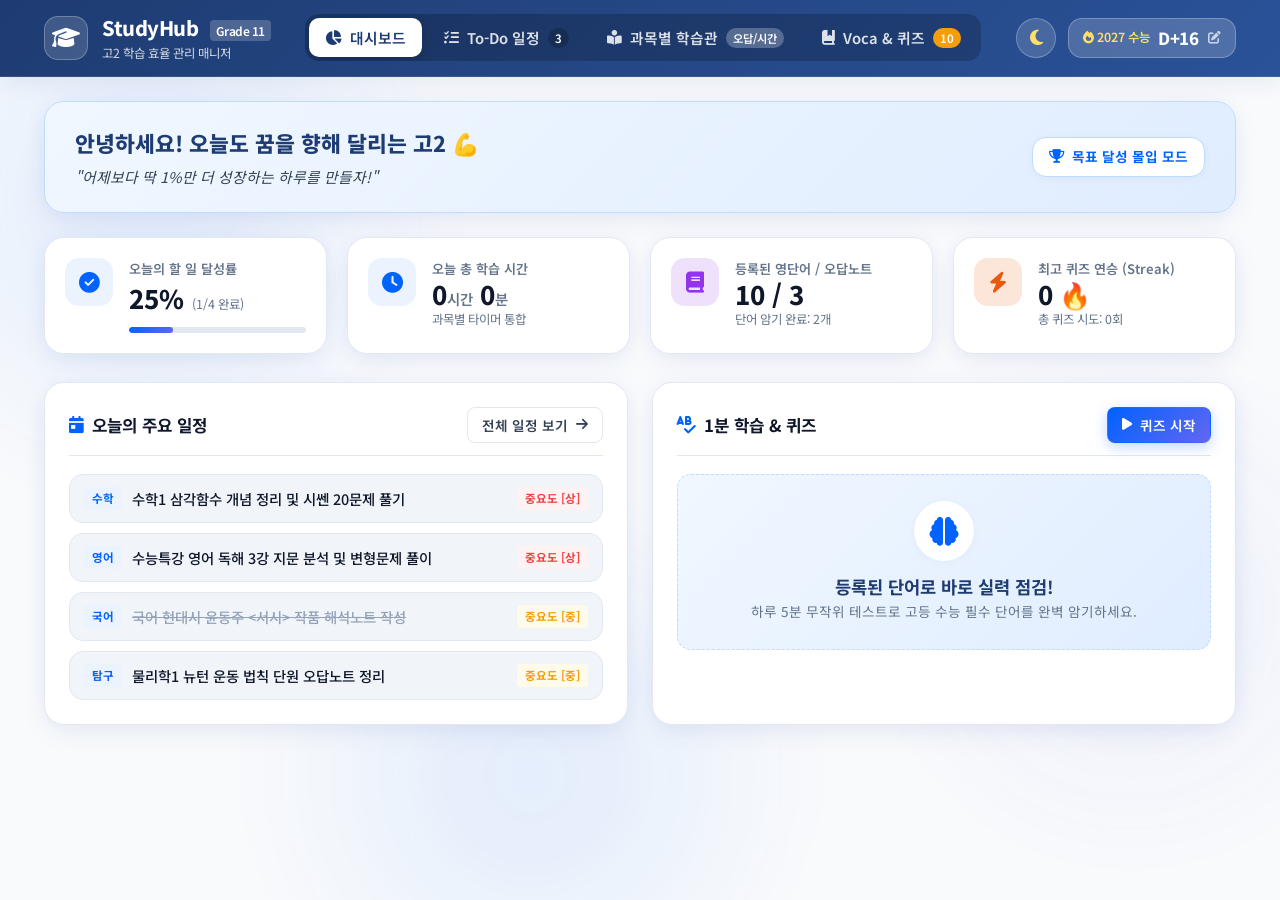
<file: study.html>
<!DOCTYPE html>
<html lang="ko" data-theme="light">
<head>
    <meta charset="UTF-8">
    <meta name="viewport" content="width=device-width, initial-scale=1.0">
    <title>고2 스마트 학습 매니저 | Study Manager 2.0</title>
    <meta name="description" content="고등학교 2학년 전용 학습 효율 향상 웹 애플리케이션 - 투두리스트, 영단어장, 과목별 오답노트 & 타이머, 무작위 퀴즈 시스템">
    
    <!-- Google Fonts -->
    <link rel="preconnect" href="https://fonts.googleapis.com">
    <link rel="preconnect" href="https://fonts.gstatic.com" crossorigin>
    <link href="https://fonts.googleapis.com/css2?family=Noto+Sans+KR:wght@300;400;500;700;900&family=Outfit:wght@400;600;700;800&family=JetBrains+Mono:wght@500;700&display=swap" rel="stylesheet">
    
    <!-- FontAwesome Icons CDN -->
    <link rel="stylesheet" href="https://cdnjs.cloudflare.com/ajax/libs/font-awesome/6.4.0/css/all.min.css">
    
    <!-- Custom CSS -->
    <link rel="stylesheet" href="style.css">
</head>
<body>
    <!-- Ambient Lighting Backdrop Glows -->
    <div class="ambient-glow glow-1"></div>
    <div class="ambient-glow glow-2"></div>
    <div class="ambient-glow glow-3"></div>

    <!-- App Container -->
    <div id="app">
        <!-- Top Header Navigation -->
        <header class="app-header">
            <div class="header-container">
                <div class="brand">
                    <div class="brand-icon">
                        <i class="fa-solid fa-graduation-cap"></i>
                    </div>
                    <div class="brand-text">
                        <span class="brand-title">StudyHub <small>Grade 11</small></span>
                        <span class="brand-subtitle">고2 학습 효율 관리 매니저</span>
                    </div>
                </div>

                <!-- Navigation Tabs -->
                <nav class="nav-tabs">
                    <button class="nav-tab active" data-tab="dashboard">
                        <i class="fa-solid fa-chart-pie"></i>
                        <span>대시보드</span>
                    </button>
                    <button class="nav-tab" data-tab="todo">
                        <i class="fa-solid fa-list-check"></i>
                        <span>To-Do 일정</span>
                        <span class="badge" id="nav-todo-badge">0</span>
                    </button>
                    <button class="nav-tab" data-tab="subjects">
                        <i class="fa-solid fa-book-open-reader"></i>
                        <span>과목별 학습관</span>
                        <span class="badge badge-sub" id="nav-subject-badge">오답/시간</span>
                    </button>
                    <button class="nav-tab" data-tab="voca">
                        <i class="fa-solid fa-book-bookmark"></i>
                        <span>Voca & 퀴즈</span>
                        <span class="badge badge-accent" id="nav-voca-badge">0</span>
                    </button>
                </nav>

                <!-- Right Header Actions (Theme Toggle & D-Day Widget) -->
                <div class="header-right-group">
                    <!-- Theme Toggle Button -->
                    <button id="theme-toggle-btn" class="theme-toggle-btn" title="다크/라이트 모드 전환">
                        <i class="fa-solid fa-moon"></i>
                    </button>

                    <!-- Interactive D-Day Counter Widget -->
                    <div class="d-day-card clickable" id="btn-open-dday-modal" title="D-Day 설정 변경">
                        <span class="d-day-tag" id="header-dday-tag"><i class="fa-solid fa-fire"></i> 2027 수능</span>
                        <span class="d-day-count" id="header-dday-count">D-470</span>
                        <i class="fa-solid fa-pen-to-square dday-edit-icon"></i>
                    </div>
                </div>
            </div>
        </header>

        <!-- Main Content Section -->
        <main class="app-main">
            <!-- 1. DASHBOARD VIEW -->
            <section id="dashboard-view" class="tab-view active">
                <div class="welcome-banner ambient-card">
                    <div class="welcome-content">
                        <h2>안녕하세요! 오늘도 꿈을 향해 달리는 고2 💪</h2>
                        <p id="quote-display">"성공은 매일 반복한 작은 노력들의 합이다." - 로버트 콜리어</p>
                    </div>
                    <div class="welcome-badge">
                        <i class="fa-solid fa-trophy"></i>
                        <span>목표 달성 몰입 모드</span>
                    </div>
                </div>

                <!-- Quick Stats Grid -->
                <div class="stats-grid">
                    <div class="stat-card ambient-card">
                        <div class="stat-icon"><i class="fa-solid fa-circle-check"></i></div>
                        <div class="stat-info">
                            <span class="stat-label">오늘의 할 일 달성률</span>
                            <div class="stat-value-group">
                                <span class="stat-number" id="dash-todo-rate">0%</span>
                                <span class="stat-sub" id="dash-todo-count">(0/0 완료)</span>
                            </div>
                            <div class="progress-bar-bg">
                                <div class="progress-bar-fill" id="dash-todo-bar" style="width: 0%;"></div>
                            </div>
                        </div>
                    </div>

                    <div class="stat-card ambient-card">
                        <div class="stat-icon icon-blue"><i class="fa-solid fa-clock"></i></div>
                        <div class="stat-info">
                            <span class="stat-label">오늘 총 학습 시간</span>
                            <span class="stat-number" id="dash-total-time">0<small>시간</small> 0<small>분</small></span>
                            <span class="stat-sub" id="dash-subject-time-sub">과목별 타이머 통합</span>
                        </div>
                    </div>

                    <div class="stat-card ambient-card">
                        <div class="stat-icon icon-purple"><i class="fa-solid fa-book"></i></div>
                        <div class="stat-info">
                            <span class="stat-label">등록된 영단어 / 오답노트</span>
                            <span class="stat-number" id="dash-voca-notes-count">0 / 0</span>
                            <span class="stat-sub" id="dash-mastered-count">암기 완료: 0개</span>
                        </div>
                    </div>

                    <div class="stat-card ambient-card">
                        <div class="stat-icon icon-orange"><i class="fa-solid fa-bolt"></i></div>
                        <div class="stat-info">
                            <span class="stat-label">최고 퀴즈 연승 (Streak)</span>
                            <span class="stat-number" id="dash-quiz-streak">0 🔥</span>
                            <span class="stat-sub" id="dash-quiz-total">총 퀴즈 시도: 0회</span>
                        </div>
                    </div>
                </div>

                <!-- Dashboard Two-Column Layout -->
                <div class="dashboard-grid">
                    <!-- Left: Today's Tasks Summary -->
                    <div class="dash-box ambient-card">
                        <div class="box-header">
                            <h3><i class="fa-solid fa-calendar-day text-blue"></i> 오늘의 주요 일정</h3>
                            <button class="btn btn-sm btn-outline" id="btn-goto-todo">
                                전체 일정 보기 <i class="fa-solid fa-arrow-right"></i>
                            </button>
                        </div>
                        <div id="dash-todo-list" class="mini-todo-list">
                            <!-- Injected by JS -->
                        </div>
                    </div>

                    <!-- Right: Quick Quiz Challenge & Subject Overview -->
                    <div class="dash-box ambient-card">
                        <div class="box-header">
                            <h3><i class="fa-solid fa-spell-check text-blue"></i> 1분 학습 & 퀴즈</h3>
                            <button class="btn btn-sm btn-primary" id="btn-dash-start-quiz">
                                <i class="fa-solid fa-play"></i> 퀴즈 시작
                            </button>
                        </div>
                        <div class="dash-quiz-banner">
                            <div class="quiz-hero-icon">
                                <i class="fa-solid fa-brain"></i>
                            </div>
                            <div class="quiz-hero-text">
                                <h4>등록된 단어로 바로 실력 점검!</h4>
                                <p>하루 5분 무작위 테스트로 고등 수능 필수 단어를 완벽 암기하세요.</p>
                            </div>
                        </div>
                    </div>
                </div>
            </section>

            <!-- 2. TO-DO LIST VIEW -->
            <section id="todo-view" class="tab-view">
                <div class="section-title-bar">
                    <div>
                        <h2><i class="fa-solid fa-list-check"></i> 학습 일정 관리 (To-Do)</h2>
                        <p>체계적인 시간 관리로 시험과 수능을 대비하세요.</p>
                    </div>
                    <div class="todo-filter-summary">
                        <span class="summary-pill active" data-filter="all" id="filter-all-cnt">전체 0</span>
                        <span class="summary-pill" data-filter="pending" id="filter-pending-cnt">진행중 0</span>
                        <span class="summary-pill" data-filter="completed" id="filter-completed-cnt">완료 0</span>
                    </div>
                </div>

                <!-- Add Task Form Card -->
                <div class="card add-todo-card ambient-card">
                    <form id="todo-form" class="todo-form">
                        <div class="form-group flex-1">
                            <input type="text" id="todo-input" class="form-input" placeholder="오늘 할 공부를 입력하세요 (예: 수학1 삼각함수 30제 풀기)..." required>
                        </div>
                        
                        <div class="form-row">
                            <div class="form-group select-wrapper">
                                <select id="todo-category" class="form-select">
                                    <option value="국어">📕 국어</option>
                                    <option value="수학" selected>📐 수학</option>
                                    <option value="영어">🔤 영어</option>
                                    <option value="탐구">🔬 탐구</option>
                                    <option value="기타">✏️ 기타</option>
                                </select>
                            </div>

                            <div class="form-group select-wrapper">
                                <select id="todo-priority" class="form-select">
                                    <option value="상">🔥 중요도 [상]</option>
                                    <option value="중" selected>⚡ 중요도 [중]</option>
                                    <option value="하">🌱 중요도 [하]</option>
                                </select>
                            </div>

                            <button type="submit" class="btn btn-primary btn-add-todo">
                                <i class="fa-solid fa-plus"></i> 추가하기
                            </button>
                        </div>
                    </form>
                </div>

                <!-- Category Filter Tabs -->
                <div class="category-tabs" id="todo-category-filters">
                    <button class="cat-tab active" data-cat="all">전체 과목</button>
                    <button class="cat-tab" data-cat="국어">📕 국어</button>
                    <button class="cat-tab" data-cat="수학">📐 수학</button>
                    <button class="cat-tab" data-cat="영어">🔤 영어</button>
                    <button class="cat-tab" data-cat="탐구">🔬 탐구</button>
                    <button class="cat-tab" data-cat="기타">✏️ 기타</button>
                </div>

                <!-- Main To-Do Item List -->
                <div class="card todo-list-card ambient-card">
                    <ul id="todo-list" class="todo-list">
                        <!-- Dynamic items -->
                    </ul>
                    <div id="todo-empty-state" class="empty-state hidden">
                        <i class="fa-regular fa-clipboard"></i>
                        <p>등록된 학습 일정이 없습니다. 새로운 목표를 등록해 보세요!</p>
                    </div>
                </div>
            </section>

            <!-- 3. SUBJECT-SPECIFIC HUB VIEW (국어, 수학, 영어, 탐구 전용관) -->
            <section id="subjects-view" class="tab-view">
                <div class="section-title-bar">
                    <div>
                        <h2><i class="fa-solid fa-book-open-reader"></i> 과목별 전용 학습관</h2>
                        <p>과목별 오답노트 작성 및 실시간 스톱워치 학습 시간 기록</p>
                    </div>

                    <!-- Subject Selection Sub-tabs -->
                    <div class="subject-select-nav">
                        <button class="subject-tab active" data-subject="국어">📕 국어</button>
                        <button class="subject-tab" data-subject="수학">📐 수학</button>
                        <button class="subject-tab" data-subject="영어">🔤 영어</button>
                        <button class="subject-tab" data-subject="탐구">🔬 탐구</button>
                    </div>
                </div>

                <!-- Subject Header Banner -->
                <div class="subject-hero-card ambient-card">
                    <div class="subject-hero-left">
                        <div class="subject-icon-badge" id="subject-badge-icon">📕</div>
                        <div>
                            <h2 id="subject-title-name">국어 학습관</h2>
                            <p id="subject-desc-str">수능 문학/비문학 및 내신 문제 오답 정리와 집중 몰입 스톱워치</p>
                        </div>
                    </div>
                    <div class="subject-stats-row">
                        <div class="sub-stat-box">
                            <span>총 누적 공부시간</span>
                            <strong id="subject-stat-time">0시간 0분</strong>
                        </div>
                        <div class="sub-stat-box">
                            <span>등록된 오답노트</span>
                            <strong id="subject-stat-notes" class="text-blue">0개</strong>
                        </div>
                    </div>
                </div>

                <!-- Two Section Split: Timer & Incorrect Note Manager -->
                <div class="subject-grid">
                    <!-- Left: Stopwatch & Timer Module -->
                    <div class="card stopwatch-card ambient-card">
                        <div class="box-header">
                            <h3><i class="fa-solid fa-stopwatch text-blue"></i> 과목 공부 스톱워치</h3>
                            <span class="badge badge-accent" id="timer-status-badge">대기 중</span>
                        </div>
                        
                        <div class="timer-display-box">
                            <span class="timer-time" id="timer-display">00:00:00</span>
                        </div>

                        <div class="timer-controls">
                            <button id="btn-timer-start" class="btn btn-primary btn-lg">
                                <i class="fa-solid fa-play"></i> 시작
                            </button>
                            <button id="btn-timer-pause" class="btn btn-light btn-lg hidden">
                                <i class="fa-solid fa-pause"></i> 일시정지
                            </button>
                            <button id="btn-timer-reset" class="btn btn-outline btn-lg">
                                <i class="fa-solid fa-rotate-left"></i> 리셋
                            </button>
                            <button id="btn-timer-save" class="btn btn-gradient btn-lg">
                                <i class="fa-solid fa-floppy-disk"></i> 시간 저장
                            </button>
                        </div>

                        <!-- Timer Session History List -->
                        <div class="timer-history-box mt-sm">
                            <h4><i class="fa-solid fa-history"></i> 최근 학습 기록</h4>
                            <ul id="subject-timer-log" class="timer-log-list">
                                <!-- Dynamic logs -->
                            </ul>
                        </div>
                    </div>

                    <!-- Right: Incorrect Notes Module -->
                    <div class="card incorrect-notes-card ambient-card">
                        <div class="box-header">
                            <h3><i class="fa-solid fa-pen-clip text-blue"></i> 오답노트 작성 & 관리</h3>
                            <button class="btn btn-sm btn-primary" id="btn-open-note-form">
                                <i class="fa-solid fa-plus"></i> 새 오답 작성
                            </button>
                        </div>

                        <!-- Add Note Form Card (Toggleable) -->
                        <div id="note-form-wrapper" class="note-form-card hidden">
                            <form id="incorrect-note-form">
                                <div class="form-row">
                                    <div class="form-group flex-2">
                                        <label for="note-title">문제명 / 출처</label>
                                        <input type="text" id="note-title" class="form-input" placeholder="예: 2026 6월 모평 21번 (삼각함수)" required>
                                    </div>
                                    <div class="form-group flex-1">
                                        <label for="note-topic">단원 / 유형</label>
                                        <input type="text" id="note-topic" class="form-input" placeholder="예: 삼각함수 극값" required>
                                    </div>
                                </div>
                                <div class="form-row mt-sm">
                                    <div class="form-group flex-1">
                                        <label for="note-my-ans">나의 오답</label>
                                        <input type="text" id="note-my-ans" class="form-input" placeholder="예: 3번">
                                    </div>
                                    <div class="form-group flex-1">
                                        <label for="note-correct-ans">정답</label>
                                        <input type="text" id="note-correct-ans" class="form-input" placeholder="예: 5번" required>
                                    </div>
                                </div>
                                <div class="form-group mt-sm">
                                    <label for="note-solution">오답 원인 & 풀이 / 복습 핵심</label>
                                    <textarea id="note-solution" class="form-input form-textarea" rows="3" placeholder="왜 틀렸는지, 놓친 개념과 풀이 핵심 포인트를 기록하세요..." required></textarea>
                                </div>
                                <div class="form-row mt-sm form-align-end">
                                    <button type="button" class="btn btn-light" id="btn-close-note-form">취소</button>
                                    <button type="submit" class="btn btn-primary">오답노트 저장</button>
                                </div>
                            </form>
                        </div>

                        <!-- Notes Search Bar -->
                        <div class="notes-search-bar mt-sm">
                            <i class="fa-solid fa-magnifying-glass"></i>
                            <input type="text" id="note-search-input" class="form-input" placeholder="오답노트 검색 (문제명, 단원)...">
                        </div>

                        <!-- Notes List Container -->
                        <div id="subject-notes-list" class="notes-list-container mt-sm">
                            <!-- Dynamic items -->
                        </div>
                        <div id="notes-empty-state" class="empty-state hidden">
                            <i class="fa-solid fa-receipt"></i>
                            <p>등록된 오답노트가 없습니다. 틀린 문제를 정리해 완벽히 내 것으로 만드세요!</p>
                        </div>
                    </div>
                </div>
            </section>

            <!-- 4. VOCABULARY & QUIZ VIEW -->
            <section id="voca-view" class="tab-view">
                <div class="section-title-bar">
                    <div>
                        <h2><i class="fa-solid fa-book-bookmark"></i> 영단어장 & 무작위 테스트</h2>
                        <p>직접 만드는 나만의 고2 수능 필수 영단어장</p>
                    </div>
                    
                    <!-- Sub Nav Controls -->
                    <div class="voca-subnav">
                        <button class="voca-subtab active" id="subtab-list">
                            <i class="fa-solid fa-book"></i> 단어장 리스트
                        </button>
                        <button class="voca-subtab" id="subtab-quiz">
                            <i class="fa-solid fa-gamepad"></i> 무작위 퀴즈
                        </button>
                    </div>
                </div>

                <!-- 4A. Word List Section -->
                <div id="voca-list-section" class="voca-section active">
                    <!-- Word Add Form -->
                    <div class="card add-word-card ambient-card">
                        <h3><i class="fa-solid fa-plus-circle text-blue"></i> 새 영단어 등록</h3>
                        <form id="word-form" class="word-form">
                            <div class="form-row gap-md">
                                <div class="form-group flex-1">
                                    <label for="word-english">영어 단어</label>
                                    <input type="text" id="word-english" class="form-input" placeholder="예: perseverance" required>
                                </div>
                                <div class="form-group flex-1">
                                    <label for="word-korean">뜻 (한글)</label>
                                    <input type="text" id="word-korean" class="form-input" placeholder="예: 인내, 끈기" required>
                                </div>
                            </div>
                            <div class="form-row gap-md mt-sm">
                                <div class="form-group flex-2">
                                    <label for="word-example">예문 (선택)</label>
                                    <input type="text" id="word-example" class="form-input" placeholder="예: Success comes from hard work and perseverance.">
                                </div>
                                <div class="form-group flex-1 form-align-end">
                                    <button type="submit" class="btn btn-primary btn-block">
                                        <i class="fa-solid fa-floppy-disk"></i> 단어 저장
                                    </button>
                                </div>
                            </div>
                        </form>
                    </div>

                    <!-- Search and Controls -->
                    <div class="word-tools-bar">
                        <div class="search-box">
                            <i class="fa-solid fa-magnifying-glass"></i>
                            <input type="text" id="word-search-input" class="form-input" placeholder="단어 또는 뜻 검색...">
                        </div>
                        <div class="filter-buttons">
                            <button class="btn btn-sm btn-light active" data-wfilter="all" id="wfilter-all">전체 보기</button>
                            <button class="btn btn-sm btn-light" data-wfilter="unmastered" id="wfilter-unmastered">미암기 단어</button>
                            <button class="btn btn-sm btn-light" data-wfilter="mastered" id="wfilter-mastered">암기 완료</button>
                        </div>
                    </div>

                    <!-- Word Cards Grid -->
                    <div id="word-grid" class="word-grid">
                        <!-- Dynamic word cards -->
                    </div>
                    <div id="word-empty-state" class="empty-state hidden">
                        <i class="fa-solid fa-language"></i>
                        <p>등록된 단어가 없습니다. 새 단어를 추가하여 단어장을 만들어 보세요!</p>
                    </div>
                </div>

                <!-- 4B. Random Quiz Section -->
                <div id="voca-quiz-section" class="voca-section">
                    <!-- Quiz Intro Setup Card -->
                    <div id="quiz-setup-card" class="card quiz-setup-card ambient-card">
                        <div class="quiz-setup-header">
                            <div class="setup-icon"><i class="fa-solid fa-fire-flame-curved"></i></div>
                            <div>
                                <h3>무작위 단어 테스트 설정</h3>
                                <p>등록된 단어 중 무작위로 추출하여 실전 퀴즈를 진행합니다.</p>
                            </div>
                        </div>

                        <div class="quiz-options-grid">
                            <div class="option-box">
                                <label><i class="fa-solid fa-sliders"></i> 퀴즈 방식 선택</label>
                                <div class="radio-toggle-group">
                                    <label class="radio-toggle">
                                        <input type="radio" name="quiz-mode" value="choice" checked>
                                        <span class="toggle-btn"><i class="fa-solid fa-list-ol"></i> 4지 선다형</span>
                                    </label>
                                    <label class="radio-toggle">
                                        <input type="radio" name="quiz-mode" value="type">
                                        <span class="toggle-btn"><i class="fa-solid fa-keyboard"></i> 주관식 뜻 입력</span>
                                    </label>
                                </div>
                            </div>

                            <div class="option-box">
                                <label><i class="fa-solid fa-hashtags"></i> 출제 단어 수</label>
                                <div class="radio-toggle-group">
                                    <label class="radio-toggle">
                                        <input type="radio" name="quiz-count" value="5">
                                        <span class="toggle-btn">5개</span>
                                    </label>
                                    <label class="radio-toggle">
                                        <input type="radio" name="quiz-count" value="10" checked>
                                        <span class="toggle-btn">10개</span>
                                    </label>
                                    <label class="radio-toggle">
                                        <input type="radio" name="quiz-count" value="all">
                                        <span class="toggle-btn">전체 단어</span>
                                    </label>
                                </div>
                            </div>
                        </div>

                        <div class="quiz-start-action">
                            <button id="btn-start-active-quiz" class="btn btn-lg btn-gradient btn-pulse">
                                <i class="fa-solid fa-play"></i> 퀴즈 시작하기
                            </button>
                        </div>
                    </div>

                    <!-- Active Playing Quiz Container (Hidden initially) -->
                    <div id="quiz-play-container" class="card quiz-play-card ambient-card hidden">
                        <div class="quiz-play-header">
                            <div class="quiz-progress-text">
                                문제 <strong id="quiz-current-num">1</strong> / <span id="quiz-total-num">10</span>
                            </div>
                            <div class="quiz-streak-badge">
                                <i class="fa-solid fa-fire text-orange"></i> 연승: <span id="quiz-streak-cnt">0</span>
                            </div>
                        </div>
                        <div class="quiz-progress-bar">
                            <div class="quiz-progress-fill" id="quiz-bar-fill" style="width: 10%;"></div>
                        </div>

                        <!-- Word Question Box -->
                        <div class="quiz-question-box">
                            <span class="quiz-category-tag">Vocabulary</span>
                            <div class="quiz-word-display">
                                <h1 id="quiz-word-target">Perseverance</h1>
                                <button class="btn-tts" id="btn-speak-word" title="발음 듣기">
                                    <i class="fa-solid fa-volume-high"></i>
                                </button>
                            </div>
                            <p id="quiz-hint-text" class="quiz-hint hidden">💡 힌트: <span id="hint-content"></span></p>
                            <button id="btn-show-hint" class="btn btn-xs btn-outline">힌트 보기</button>
                        </div>

                        <!-- Answer Input Section -->
                        <div id="quiz-choice-area" class="quiz-choices-grid">
                            <button class="choice-btn" data-choice="0">1. 정답 선택지 A</button>
                            <button class="choice-btn" data-choice="1">2. 정답 선택지 B</button>
                            <button class="choice-btn" data-choice="2">3. 정답 선택지 C</button>
                            <button class="choice-btn" data-choice="3">4. 정답 선택지 D</button>
                        </div>

                        <div id="quiz-type-area" class="quiz-type-form hidden">
                            <form id="quiz-type-form" class="form-row">
                                <input type="text" id="quiz-type-input" class="form-input form-input-lg" placeholder="뜻을 입력하세요..." autocomplete="off">
                                <button type="submit" class="btn btn-primary btn-lg">제출</button>
                            </form>
                        </div>

                        <!-- Feedback Popup Overlay -->
                        <div id="quiz-feedback" class="quiz-feedback hidden">
                            <div class="feedback-icon" id="feedback-icon"><i class="fa-solid fa-circle-check"></i></div>
                            <div class="feedback-text">
                                <h3 id="feedback-title">정답입니다! 🎉</h3>
                                <p id="feedback-desc">원래 뜻: 인내, 끈기</p>
                            </div>
                            <button id="btn-next-question" class="btn btn-primary">다음 문제 <i class="fa-solid fa-arrow-right"></i></button>
                        </div>
                    </div>

                    <!-- Quiz Result Summary Card -->
                    <div id="quiz-result-card" class="card quiz-result-card ambient-card hidden">
                        <div class="result-header">
                            <div class="result-badge-icon"><i class="fa-solid fa-award"></i></div>
                            <h2>테스트 완료!</h2>
                            <p>수고하셨습니다. 성적 결과를 확인하세요.</p>
                        </div>

                        <div class="result-score-box">
                            <div class="score-circle">
                                <span class="score-value" id="result-score-percent">80%</span>
                                <span class="score-label">정답률</span>
                            </div>
                            <div class="result-detail-stats">
                                <div class="detail-item">
                                    <span>맞춘 개수</span>
                                    <strong id="result-correct-count" class="text-blue">8 / 10</strong>
                                </div>
                                <div class="detail-item">
                                    <span>최대 연승</span>
                                    <strong id="result-max-streak" class="text-orange">5회 🔥</strong>
                                </div>
                            </div>
                        </div>

                        <!-- Missed Words Review -->
                        <div id="result-review-section" class="result-review-section">
                            <h4><i class="fa-solid fa-triangle-exclamation text-red"></i> 틀린 단어 복습 노트</h4>
                            <ul id="result-missed-list" class="missed-words-list">
                                <!-- Dynamic list -->
                            </ul>
                        </div>

                        <div class="result-actions">
                            <button id="btn-quiz-retry" class="btn btn-primary btn-lg">
                                <i class="fa-solid fa-rotate-right"></i> 다시 도전하기
                            </button>
                        </div>
                    </div>
                </div>
            </section>
        </main>

        <!-- D-Day Setting Modal Container -->
        <div id="dday-modal" class="modal-overlay hidden">
            <div class="modal-card ambient-card">
                <div class="modal-header">
                    <h3><i class="fa-solid fa-calendar-star text-blue"></i> D-Day 설정 및 메인 목표 변경</h3>
                    <button class="btn-close-modal" id="btn-close-dday-modal">&times;</button>
                </div>
                <div class="modal-body">
                    <p class="modal-desc">헤더에 표시할 메인 D-Day를 선택하거나 새로운 디데이를 추가하세요.</p>

                    <!-- Active D-Day List -->
                    <div id="dday-items-list" class="dday-items-list">
                        <!-- Dynamic items -->
                    </div>

                    <!-- Add New D-Day Form -->
                    <div class="add-dday-box mt-sm">
                        <h4><i class="fa-solid fa-plus-circle"></i> 새 D-Day 추가</h4>
                        <form id="dday-form" class="form-row gap-md mt-sm">
                            <input type="text" id="dday-title-input" class="form-input flex-2" placeholder="목표 이름 (예: 6월 모의고사)" required>
                            <input type="date" id="dday-date-input" class="form-input flex-1" required>
                            <button type="submit" class="btn btn-primary">추가</button>
                        </form>
                    </div>
                </div>
            </div>
        </div>

        <!-- Toast Notifications -->
        <div id="toast-container" class="toast-container"></div>
    </div>

    <!-- Custom JS Script -->
    <script src="script.js"></script>
</body>
</html>
</file>
<file: style.css>
/* ==========================================================================
   High School 2nd Grade Study Management Web App - Stylesheet (style.css)
   Features: Light & Dark Theme System + Ambient Glow Gradient Lighting + Subject Hub UI
   + Full Responsive Web Design (Desktop / Tablet / Mobile)
   ========================================================================== */

/* 1. Design Tokens & CSS Variables */
:root {
    /* Base Canvas Colors (Light Mode) */
    --bg-main: #f8fafc;
    --bg-sub: #f1f5f9;
    --bg-card: #ffffff;
    --bg-glass: rgba(255, 255, 255, 0.85);
    
    /* Brand Gradients & Accents */
    --primary-blue-dark: #1e3c72;
    --primary-blue: #2a5298;
    --accent-blue: #0062ff;
    --accent-blue-hover: #004ece;
    --accent-blue-light: #ebf3ff;
    --accent-blue-border: #bfdbfe;
    
    --brand-gradient: linear-gradient(135deg, #1e3c72 0%, #2a5298 100%);
    --brand-gradient-hover: linear-gradient(135deg, #18305c 0%, #20417a 100%);
    --brand-gradient-accent: linear-gradient(135deg, #0062ff 0%, #6366f1 100%);
    --brand-gradient-subtle: linear-gradient(135deg, #f0f7ff 0%, #e0edff 100%);
    
    /* Indirect Ambient Glows */
    --ambient-glow-1: radial-gradient(circle, rgba(0, 98, 255, 0.12) 0%, rgba(255, 255, 255, 0) 70%);
    --ambient-glow-2: radial-gradient(circle, rgba(99, 102, 241, 0.1) 0%, rgba(255, 255, 255, 0) 70%);
    --ambient-card-shadow: 0 10px 30px -5px rgba(30, 60, 114, 0.08), 0 0 25px rgba(0, 98, 255, 0.05);
    --ambient-card-hover: 0 18px 40px -5px rgba(30, 60, 114, 0.16), 0 0 35px rgba(0, 98, 255, 0.2);

    /* Functional Colors */
    --color-success: #10b981;
    --color-success-bg: #ecfdf5;
    --color-warning: #f59e0b;
    --color-warning-bg: #fffbeb;
    --color-danger: #ef4444;
    --color-danger-bg: #fef2f2;
    
    /* Typography Colors */
    --text-dark: #0f172a;
    --text-medium: #334155;
    --text-muted: #64748b;
    --text-light: #94a3b8;
    
    /* Layout & Borders */
    --border-color: #e2e8f0;
    --border-radius-sm: 8px;
    --border-radius-md: 14px;
    --border-radius-lg: 20px;
    --border-radius-xl: 28px;
    
    /* Elevation & Shadows */
    --shadow-sm: 0 2px 8px rgba(30, 60, 114, 0.04);
    --shadow-md: 0 6px 20px rgba(30, 60, 114, 0.08);
    --shadow-lg: 0 12px 32px rgba(30, 60, 114, 0.12);
    --shadow-glow: 0 8px 24px rgba(0, 98, 255, 0.25);
    
    /* Transitions */
    --transition-fast: 0.15s ease;
    --transition-normal: 0.25s ease;
    --transition-bounce: 0.35s cubic-bezier(0.34, 1.56, 0.64, 1);
}

/* 2. Dark Theme Tokens Override ([data-theme="dark"]) */
[data-theme="dark"] {
    --bg-main: #0b1120;
    --bg-sub: #1e293b;
    --bg-card: #151f32;
    --bg-glass: rgba(21, 31, 50, 0.85);

    --primary-blue-dark: #93c5fd;
    --primary-blue: #60a5fa;
    --accent-blue: #3b82f6;
    --accent-blue-hover: #2563eb;
    --accent-blue-light: rgba(59, 130, 246, 0.15);
    --accent-blue-border: #1d4ed8;

    --brand-gradient: linear-gradient(135deg, #0f172a 0%, #1e293b 100%);
    --brand-gradient-hover: linear-gradient(135deg, #1e293b 0%, #334155 100%);
    --brand-gradient-accent: linear-gradient(135deg, #2563eb 0%, #6366f1 100%);
    --brand-gradient-subtle: linear-gradient(135deg, #1e293b 0%, #0f172a 100%);

    --ambient-glow-1: radial-gradient(circle, rgba(59, 130, 246, 0.25) 0%, rgba(11, 17, 32, 0) 70%);
    --ambient-glow-2: radial-gradient(circle, rgba(99, 102, 241, 0.2) 0%, rgba(11, 17, 32, 0) 70%);
    --ambient-card-shadow: 0 10px 30px -5px rgba(0, 0, 0, 0.5), 0 0 30px rgba(59, 130, 246, 0.12);
    --ambient-card-hover: 0 18px 40px -5px rgba(0, 0, 0, 0.7), 0 0 45px rgba(59, 130, 246, 0.28);

    --text-dark: #f8fafc;
    --text-medium: #cbd5e1;
    --text-muted: #94a3b8;
    --text-light: #64748b;

    --border-color: #334155;
    
    --color-success-bg: rgba(16, 185, 129, 0.15);
    --color-warning-bg: rgba(245, 158, 11, 0.15);
    --color-danger-bg: rgba(239, 68, 68, 0.15);
}

/* 3. Global Reset & Basic Setup */
* {
    margin: 0;
    padding: 0;
    box-sizing: border-box;
    font-family: 'Noto Sans KR', 'Outfit', -apple-system, BlinkMacSystemFont, sans-serif;
    -webkit-font-smoothing: antialiased;
}

body {
    background-color: var(--bg-main);
    color: var(--text-dark);
    line-height: 1.6;
    min-height: 100vh;
    display: flex;
    flex-direction: column;
    position: relative;
    overflow-x: hidden;
    transition: background-color 0.3s ease, color 0.3s ease;
}

/* Indirect Ambient Glow Elements */
.ambient-glow {
    position: fixed;
    pointer-events: none;
    z-index: 0;
    border-radius: 50%;
    filter: blur(60px);
    opacity: 0.85;
}
.glow-1 {
    width: 600px;
    height: 600px;
    top: -100px;
    left: -150px;
    background: var(--ambient-glow-1);
}
.glow-2 {
    width: 500px;
    height: 500px;
    top: 40%;
    right: -100px;
    background: var(--ambient-glow-2);
}
.glow-3 {
    width: 550px;
    height: 550px;
    bottom: -150px;
    left: 20%;
    background: var(--ambient-glow-1);
}

/* Scrollbar Styling */
::-webkit-scrollbar { width: 8px; height: 8px; }
::-webkit-scrollbar-track { background: var(--bg-main); }
::-webkit-scrollbar-thumb { background: var(--border-color); border-radius: 4px; }

/* 4. Utility Classes */
.hidden { display: none !important; }
.text-blue { color: var(--accent-blue) !important; }
.text-orange { color: var(--color-warning) !important; }
.text-red { color: var(--color-danger) !important; }
.mt-sm { margin-top: 12px; }
.gap-md { gap: 16px; }
.flex-1 { flex: 1; }
.flex-2 { flex: 2; }

/* Buttons */
.btn {
    display: inline-flex;
    align-items: center;
    justify-content: center;
    gap: 8px;
    padding: 10px 18px;
    font-size: 0.95rem;
    font-weight: 600;
    border-radius: var(--border-radius-md);
    border: 1px solid transparent;
    cursor: pointer;
    transition: all var(--transition-normal);
    outline: none;
    user-select: none;
    min-height: 44px; /* Touch friendly height */
}

.btn-primary {
    background: var(--brand-gradient-accent);
    color: #ffffff;
    box-shadow: 0 4px 14px rgba(0, 98, 255, 0.25);
}
.btn-primary:hover {
    opacity: 0.92;
    transform: translateY(-2px);
    box-shadow: 0 6px 20px rgba(0, 98, 255, 0.35);
}

.btn-gradient {
    background: var(--brand-gradient-accent);
    color: #ffffff;
    box-shadow: var(--shadow-glow);
}
.btn-gradient:hover {
    transform: translateY(-2px);
    box-shadow: 0 10px 28px rgba(0, 98, 255, 0.35);
}

.btn-outline {
    background: transparent;
    border-color: var(--border-color);
    color: var(--text-medium);
}
.btn-outline:hover {
    background: var(--bg-sub);
    border-color: var(--accent-blue-border);
    color: var(--accent-blue);
}

.btn-light {
    background: var(--bg-sub);
    color: var(--text-medium);
    border: 1px solid var(--border-color);
}
.btn-light:hover, .btn-light.active {
    background: var(--accent-blue-light);
    color: var(--accent-blue);
    border-color: var(--accent-blue-border);
}

.btn-sm { padding: 6px 14px; font-size: 0.85rem; border-radius: var(--border-radius-sm); min-height: 36px; }
.btn-xs { padding: 4px 10px; font-size: 0.78rem; border-radius: 6px; min-height: 30px; }
.btn-lg { padding: 14px 28px; font-size: 1.05rem; border-radius: var(--border-radius-md); min-height: 50px; }
.btn-block { width: 100%; }

.btn-pulse { animation: pulseGlow 2s infinite; }
@keyframes pulseGlow {
    0% { box-shadow: 0 0 0 0 rgba(0, 98, 255, 0.4); }
    70% { box-shadow: 0 0 0 12px rgba(0, 98, 255, 0); }
    100% { box-shadow: 0 0 0 0 rgba(0, 98, 255, 0); }
}

/* Input & Select Controls */
.form-group { display: flex; flex-direction: column; gap: 6px; }
.form-group label { font-size: 0.85rem; font-weight: 600; color: var(--text-medium); }

.form-input, .form-select, .form-textarea {
    width: 100%;
    padding: 11px 16px;
    font-size: 0.95rem;
    border: 1.5px solid var(--border-color);
    border-radius: var(--border-radius-md);
    background-color: var(--bg-card);
    color: var(--text-dark);
    transition: all var(--transition-fast);
    min-height: 44px;
}

.form-input:focus, .form-select:focus, .form-textarea:focus {
    border-color: var(--accent-blue);
    box-shadow: 0 0 0 3.5px rgba(0, 98, 255, 0.15);
    outline: none;
}

.form-input-lg { padding: 14px 20px; font-size: 1.1rem; }
.form-row { display: flex; align-items: center; gap: 12px; }
.form-align-end { justify-content: flex-end; }

/* 5. Cards & Ambient Lighting Glow Effects */
.card, .ambient-card {
    background-color: var(--bg-card);
    border-radius: var(--border-radius-lg);
    border: 1px solid var(--border-color);
    padding: 24px;
    box-shadow: var(--ambient-card-shadow);
    transition: transform var(--transition-normal), box-shadow var(--transition-normal), border-color var(--transition-normal);
    position: relative;
    z-index: 1;
}

.ambient-card:hover {
    box-shadow: var(--ambient-card-hover);
    border-color: var(--accent-blue-border);
}

/* 6. App Layout Header */
.app-header {
    background: var(--brand-gradient);
    color: #ffffff;
    position: sticky;
    top: 0;
    z-index: 100;
    box-shadow: var(--shadow-md);
    border-bottom: 1px solid rgba(255, 255, 255, 0.1);
}

.header-container {
    max-width: 1240px;
    margin: 0 auto;
    padding: 12px 24px;
    display: flex;
    align-items: center;
    justify-content: space-between;
    gap: 16px;
}

.brand { display: flex; align-items: center; gap: 14px; }
.brand-icon {
    width: 44px; height: 44px;
    background: rgba(255, 255, 255, 0.15);
    backdrop-filter: blur(10px);
    border-radius: var(--border-radius-md);
    display: flex; align-items: center; justify-content: center;
    font-size: 1.4rem; color: #ffffff;
    border: 1px solid rgba(255, 255, 255, 0.25);
    flex-shrink: 0;
}

.brand-text { display: flex; flex-direction: column; }
.brand-title { font-size: 1.25rem; font-weight: 800; letter-spacing: -0.5px; }
.brand-title small {
    font-size: 0.75rem; background: rgba(255, 255, 255, 0.2);
    padding: 2px 6px; border-radius: 4px; margin-left: 6px; font-weight: 600;
}
.brand-subtitle { font-size: 0.78rem; color: rgba(255, 255, 255, 0.8); }

/* Navigation Tabs */
.nav-tabs {
    display: flex; align-items: center; gap: 6px;
    background: rgba(0, 0, 0, 0.2);
    padding: 4px; border-radius: var(--border-radius-md);
    overflow-x: auto;
    -webkit-overflow-scrolling: touch;
    max-width: 100%;
}

.nav-tab {
    background: transparent; border: none;
    color: rgba(255, 255, 255, 0.85);
    padding: 9px 16px; font-size: 0.92rem; font-weight: 600;
    border-radius: 10px; cursor: pointer;
    display: flex; align-items: center; gap: 8px;
    transition: all var(--transition-fast);
    white-space: nowrap;
    flex-shrink: 0;
}

.nav-tab:hover { color: #ffffff; background: rgba(255, 255, 255, 0.12); }
.nav-tab.active {
    background: #ffffff; color: var(--primary-blue-dark);
    box-shadow: 0 4px 12px rgba(0, 0, 0, 0.18);
}
[data-theme="dark"] .nav-tab.active {
    background: var(--accent-blue);
    color: #ffffff;
}

.nav-tab .badge {
    background: rgba(0, 0, 0, 0.2); color: #ffffff;
    font-size: 0.72rem; padding: 2px 7px; border-radius: 10px;
}
.nav-tab.active .badge { background: var(--accent-blue-light); color: var(--accent-blue); }
.nav-tab .badge-accent { background: var(--color-warning); }
.nav-tab .badge-sub { background: rgba(255, 255, 255, 0.25); font-size: 0.7rem; }

/* Right Header Group (Theme Toggle & D-Day Widget) */
.header-right-group { display: flex; align-items: center; gap: 12px; }

.theme-toggle-btn {
    width: 40px; height: 40px;
    border-radius: 50%;
    background: rgba(255, 255, 255, 0.15);
    border: 1px solid rgba(255, 255, 255, 0.25);
    color: #ffe066;
    display: flex; align-items: center; justify-content: center;
    font-size: 1.1rem; cursor: pointer;
    transition: all var(--transition-fast);
    flex-shrink: 0;
}

.theme-toggle-btn:hover {
    background: rgba(255, 255, 255, 0.3);
    transform: scale(1.08);
}

.d-day-card {
    background: rgba(255, 255, 255, 0.18);
    backdrop-filter: blur(8px);
    border: 1px solid rgba(255, 255, 255, 0.25);
    padding: 6px 14px; border-radius: var(--border-radius-md);
    display: flex; align-items: center; gap: 8px;
    transition: all var(--transition-fast);
    white-space: nowrap;
}

.d-day-card.clickable { cursor: pointer; }
.d-day-card.clickable:hover {
    background: rgba(255, 255, 255, 0.3);
    border-color: #ffe066;
}

.d-day-tag { font-size: 0.78rem; font-weight: 600; color: #ffe066; }
.d-day-count { font-size: 1.05rem; font-weight: 800; color: #ffffff; letter-spacing: -0.5px; }
.dday-edit-icon { font-size: 0.8rem; color: rgba(255, 255, 255, 0.7); margin-left: 2px; }

/* 7. Main App Container & Views */
.app-main {
    max-width: 1240px; width: 100%;
    margin: 24px auto; padding: 0 24px;
    flex: 1; position: relative; z-index: 1;
}

.tab-view { display: none; animation: fadeIn 0.3s ease; }
.tab-view.active { display: block; }
@keyframes fadeIn { from { opacity: 0; transform: translateY(6px); } to { opacity: 1; transform: translateY(0); } }

/* 8. Dashboard View */
.welcome-banner {
    background: var(--brand-gradient-subtle);
    border: 1px solid var(--accent-blue-border);
    border-radius: var(--border-radius-lg);
    padding: 24px 30px;
    display: flex; align-items: center; justify-content: space-between; gap: 20px;
    margin-bottom: 24px;
}

.welcome-content h2 { font-size: 1.35rem; color: var(--primary-blue-dark); margin-bottom: 4px; font-weight: 800; }
.welcome-content p { font-size: 0.92rem; color: var(--text-medium); font-style: italic; }

.welcome-badge {
    background: var(--bg-card); color: var(--accent-blue);
    padding: 8px 16px; border-radius: var(--border-radius-md);
    font-size: 0.85rem; font-weight: 700;
    display: flex; align-items: center; gap: 8px;
    box-shadow: var(--shadow-sm); border: 1px solid var(--accent-blue-border);
    white-space: nowrap;
}

/* Stats Grid */
.stats-grid {
    display: grid; grid-template-columns: repeat(auto-fit, minmax(240px, 1fr));
    gap: 20px; margin-bottom: 28px;
}

.stat-card {
    display: flex; align-items: flex-start; gap: 16px; padding: 20px;
}

.stat-icon {
    width: 48px; height: 48px; border-radius: var(--border-radius-md);
    background: var(--accent-blue-light); color: var(--accent-blue);
    display: flex; align-items: center; justify-content: center;
    font-size: 1.3rem; flex-shrink: 0;
}

.stat-icon.icon-purple { background: rgba(147, 51, 234, 0.15); color: #9333ea; }
.stat-icon.icon-orange { background: rgba(234, 88, 12, 0.15); color: #ea580c; }
.stat-info { flex: 1; display: flex; flex-direction: column; }
.stat-label { font-size: 0.82rem; font-weight: 600; color: var(--text-muted); }
.stat-value-group { display: flex; align-items: baseline; gap: 8px; margin: 4px 0; }
.stat-number { font-size: 1.6rem; font-weight: 800; color: var(--text-dark); line-height: 1.2; }
.stat-number small { font-size: 0.9rem; font-weight: 600; color: var(--text-muted); }
.stat-sub { font-size: 0.78rem; color: var(--text-muted); }

.progress-bar-bg { width: 100%; height: 6px; background: var(--border-color); border-radius: 3px; margin-top: 8px; overflow: hidden; }
.progress-bar-fill { height: 100%; background: var(--brand-gradient-accent); border-radius: 3px; transition: width 0.5s ease; }

/* Dashboard Grid Layout */
.dashboard-grid { display: grid; grid-template-columns: 1fr 1fr; gap: 24px; }
.dash-box { padding: 24px; }
.box-header {
    display: flex; align-items: center; justify-content: space-between;
    margin-bottom: 18px; padding-bottom: 12px; border-bottom: 1px solid var(--border-color);
}
.box-header h3 { font-size: 1.05rem; font-weight: 700; color: var(--text-dark); display: flex; align-items: center; gap: 8px; }

.mini-todo-list { display: flex; flex-direction: column; gap: 10px; }
.mini-todo-item {
    display: flex; align-items: center; justify-content: space-between;
    padding: 12px 14px; background: var(--bg-sub);
    border-radius: var(--border-radius-md); border: 1px solid var(--border-color);
}
.mini-todo-left { display: flex; align-items: center; gap: 10px; }
.mini-todo-title { font-size: 0.9rem; font-weight: 500; }
.mini-todo-item.completed .mini-todo-title { text-decoration: line-through; color: var(--text-light); }

.dash-quiz-banner {
    background: var(--brand-gradient-subtle);
    border: 1px dashed var(--accent-blue-border);
    border-radius: var(--border-radius-md);
    padding: 26px 20px; text-align: center;
    display: flex; flex-direction: column; align-items: center; gap: 12px;
}
.quiz-hero-icon {
    width: 60px; height: 60px; background: var(--bg-card);
    border-radius: 50%; display: flex; align-items: center; justify-content: center;
    font-size: 1.8rem; color: var(--accent-blue); box-shadow: var(--shadow-sm);
}
.quiz-hero-text h4 { font-size: 1.1rem; font-weight: 700; color: var(--primary-blue-dark); }
.quiz-hero-text p { font-size: 0.85rem; color: var(--text-muted); }

/* 9. Section Title Bar */
.section-title-bar {
    display: flex; align-items: flex-end; justify-content: space-between;
    margin-bottom: 20px; gap: 16px;
}
.section-title-bar h2 { font-size: 1.4rem; font-weight: 800; color: var(--primary-blue-dark); display: flex; align-items: center; gap: 10px; }
.section-title-bar p { font-size: 0.88rem; color: var(--text-muted); margin-top: 2px; }

/* 10. To-Do Manager Styling */
.todo-filter-summary { display: flex; gap: 8px; flex-wrap: wrap; }
.summary-pill {
    font-size: 0.82rem; font-weight: 600; padding: 6px 12px; border-radius: 20px;
    background: var(--bg-sub); color: var(--text-medium); border: 1px solid var(--border-color);
    cursor: pointer; transition: all var(--transition-fast);
}
.summary-pill.active, .summary-pill:hover {
    background: var(--accent-blue-light); color: var(--accent-blue); border-color: var(--accent-blue-border);
}

.add-todo-card { margin-bottom: 20px; }
.todo-form { display: flex; flex-direction: column; gap: 14px; }
.category-tabs { display: flex; gap: 8px; overflow-x: auto; -webkit-overflow-scrolling: touch; padding-bottom: 8px; margin-bottom: 16px; }
.cat-tab {
    padding: 8px 16px; font-size: 0.88rem; font-weight: 600; border-radius: 20px;
    border: 1px solid var(--border-color); background: var(--bg-card); color: var(--text-medium);
    cursor: pointer; white-space: nowrap; transition: all var(--transition-fast); flex-shrink: 0;
}
.cat-tab.active, .cat-tab:hover { background: var(--accent-blue); color: #ffffff; border-color: var(--accent-blue); }

.todo-list-card { padding: 12px 20px; min-height: 250px; }
.todo-list { list-style: none; display: flex; flex-direction: column; gap: 12px; }
.todo-item {
    display: flex; align-items: center; justify-content: space-between;
    padding: 14px 18px; background: var(--bg-card); border: 1px solid var(--border-color);
    border-radius: var(--border-radius-md); transition: all var(--transition-fast);
}
.todo-item:hover { border-color: var(--accent-blue-border); box-shadow: var(--shadow-sm); transform: translateX(3px); }
.todo-item.completed { background: var(--bg-sub); opacity: 0.75; }

.todo-left { display: flex; align-items: center; gap: 14px; flex: 1; }
.custom-checkbox {
    width: 22px; height: 22px; border: 2px solid var(--border-color); border-radius: 6px;
    cursor: pointer; display: flex; align-items: center; justify-content: center;
    transition: all var(--transition-fast); flex-shrink: 0;
}
.custom-checkbox i { color: #ffffff; font-size: 0.75rem; display: none; }
.todo-item.completed .custom-checkbox { background: var(--accent-blue); border-color: var(--accent-blue); }
.todo-item.completed .custom-checkbox i { display: block; }

.todo-content { display: flex; flex-direction: column; gap: 2px; }
.todo-title { font-size: 0.98rem; font-weight: 500; color: var(--text-dark); word-break: break-word; }
.todo-item.completed .todo-title { text-decoration: line-through; color: var(--text-muted); }
.todo-tags { display: flex; align-items: center; gap: 8px; flex-wrap: wrap; }

.tag { font-size: 0.72rem; font-weight: 700; padding: 2px 8px; border-radius: 4px; }
.tag-cat { background: var(--accent-blue-light); color: var(--accent-blue); }
.tag-priority-상 { background: var(--color-danger-bg); color: var(--color-danger); }
.tag-priority-중 { background: var(--color-warning-bg); color: var(--color-warning); }
.tag-priority-하 { background: var(--color-success-bg); color: var(--color-success); }

.btn-delete-todo {
    background: transparent; border: none; color: var(--text-light); font-size: 1rem;
    padding: 8px; cursor: pointer; border-radius: 6px; transition: all var(--transition-fast);
}
.btn-delete-todo:hover { color: var(--color-danger); background: var(--color-danger-bg); }

/* Empty State */
.empty-state {
    display: flex; flex-direction: column; align-items: center; justify-content: center;
    padding: 50px 20px; color: var(--text-light); gap: 12px; text-align: center;
}
.empty-state i { font-size: 3rem; color: var(--border-color); }
.empty-state p { font-size: 0.95rem; color: var(--text-muted); }

/* 11. Subject-Specific Hub (국/수/영/탐) Styling */
.subject-select-nav {
    display: flex; background: var(--bg-sub); padding: 4px;
    border-radius: var(--border-radius-md); border: 1px solid var(--border-color);
    overflow-x: auto; -webkit-overflow-scrolling: touch;
}

.subject-tab {
    padding: 8px 18px; font-size: 0.9rem; font-weight: 600;
    border: none; background: transparent; color: var(--text-medium);
    border-radius: 10px; cursor: pointer; transition: all var(--transition-fast);
    white-space: nowrap; flex-shrink: 0;
}
.subject-tab.active {
    background: var(--bg-card); color: var(--accent-blue);
    box-shadow: var(--shadow-sm);
}

.subject-hero-card {
    display: flex; align-items: center; justify-content: space-between;
    padding: 24px 30px; margin-bottom: 24px; background: var(--brand-gradient-subtle);
    border: 1px solid var(--accent-blue-border);
}

.subject-hero-left { display: flex; align-items: center; gap: 18px; }
.subject-icon-badge {
    font-size: 2.2rem; width: 64px; height: 64px;
    background: var(--bg-card); border-radius: 50%;
    display: flex; align-items: center; justify-content: center;
    box-shadow: var(--shadow-sm); border: 1px solid var(--accent-blue-border);
    flex-shrink: 0;
}

.subject-hero-left h2 { font-size: 1.4rem; font-weight: 800; color: var(--primary-blue-dark); }
.subject-hero-left p { font-size: 0.88rem; color: var(--text-muted); }

.subject-stats-row { display: flex; gap: 24px; }
.sub-stat-box { display: flex; flex-direction: column; text-align: right; }
.sub-stat-box span { font-size: 0.8rem; color: var(--text-muted); }
.sub-stat-box strong { font-size: 1.25rem; font-weight: 800; }

.subject-grid { display: grid; grid-template-columns: 1fr 1.2fr; gap: 24px; }

/* Stopwatch Styling */
.stopwatch-card { display: flex; flex-direction: column; justify-content: space-between; }
.timer-display-box {
    background: var(--bg-sub); border: 2px solid var(--accent-blue-border);
    border-radius: var(--border-radius-lg); padding: 30px 20px;
    text-align: center; margin: 16px 0 24px;
}
.timer-time {
    font-family: 'JetBrains Mono', monospace; font-size: 3rem; font-weight: 700;
    color: var(--primary-blue-dark); letter-spacing: 2px;
}

.timer-controls { display: flex; gap: 10px; flex-wrap: wrap; justify-content: center; }

.timer-history-box h4 { font-size: 0.9rem; font-weight: 700; color: var(--text-medium); margin-bottom: 8px; }
.timer-log-list { list-style: none; display: flex; flex-direction: column; gap: 6px; max-height: 140px; overflow-y: auto; }
.timer-log-item {
    display: flex; justify-content: space-between; font-size: 0.85rem;
    padding: 8px 12px; background: var(--bg-sub); border-radius: var(--border-radius-sm);
}

/* Incorrect Notes Styling */
.incorrect-notes-card { display: flex; flex-direction: column; }
.note-form-card {
    background: var(--bg-sub); border: 1px solid var(--border-color);
    border-radius: var(--border-radius-md); padding: 18px; margin-top: 14px;
}
.notes-search-bar { position: relative; }
.notes-search-bar i { position: absolute; left: 14px; top: 50%; transform: translateY(-50%); color: var(--text-light); }
.notes-search-bar input { padding-left: 40px; }

.notes-list-container { display: flex; flex-direction: column; gap: 12px; max-height: 480px; overflow-y: auto; }
.note-card {
    background: var(--bg-card); border: 1.5px solid var(--border-color);
    border-radius: var(--border-radius-md); padding: 16px;
    transition: all var(--transition-fast);
}
.note-card:hover { border-color: var(--accent-blue-border); box-shadow: var(--shadow-sm); }
.note-header { display: flex; justify-content: space-between; align-items: flex-start; margin-bottom: 8px; }
.note-title { font-size: 1.05rem; font-weight: 800; color: var(--primary-blue-dark); word-break: break-word; }
.note-answers-row { display: flex; gap: 14px; font-size: 0.88rem; margin-bottom: 8px; flex-wrap: wrap; }
.note-ans-badge { padding: 2px 8px; border-radius: 4px; font-size: 0.78rem; font-weight: 700; }
.note-ans-wrong { background: var(--color-danger-bg); color: var(--color-danger); }
.note-ans-correct { background: var(--color-success-bg); color: var(--color-success); }
.note-solution-box {
    background: var(--bg-sub); padding: 10px 12px; border-radius: var(--border-radius-sm);
    font-size: 0.88rem; color: var(--text-medium); border-left: 3px solid var(--accent-blue);
    white-space: pre-wrap; word-break: break-word;
}

/* 12. Vocabulary & Quiz Section */
.voca-subnav {
    display: flex; background: var(--bg-sub); padding: 4px;
    border-radius: var(--border-radius-md); border: 1px solid var(--border-color);
    overflow-x: auto;
}
.voca-subtab {
    padding: 8px 18px; font-size: 0.9rem; font-weight: 600; border: none;
    background: transparent; color: var(--text-medium); border-radius: 10px;
    cursor: pointer; display: flex; align-items: center; gap: 6px; transition: all var(--transition-fast);
    white-space: nowrap;
}
.voca-subtab.active { background: var(--bg-card); color: var(--accent-blue); box-shadow: var(--shadow-sm); }

.voca-section { display: none; }
.voca-section.active { display: block; animation: fadeIn 0.3s ease; }

.add-word-card { margin-bottom: 24px; }
.word-tools-bar { display: flex; align-items: center; justify-content: space-between; gap: 16px; margin-bottom: 20px; }
.search-box { position: relative; flex: 1; max-width: 380px; }
.search-box i { position: absolute; left: 14px; top: 50%; transform: translateY(-50%); color: var(--text-light); }
.search-box input { padding-left: 40px; }
.filter-buttons { display: flex; gap: 6px; flex-wrap: wrap; }

.word-grid { display: grid; grid-template-columns: repeat(auto-fill, minmax(280px, 1fr)); gap: 18px; }
.word-card {
    background: var(--bg-card); border: 1.5px solid var(--border-color);
    border-radius: var(--border-radius-md); padding: 18px;
    display: flex; flex-direction: column; justify-content: space-between; gap: 14px;
    transition: all var(--transition-fast);
}
.word-card:hover { border-color: var(--accent-blue-border); box-shadow: var(--shadow-md); transform: translateY(-3px); }
.word-card.mastered { background: var(--bg-sub); opacity: 0.85; }
.word-card-top { display: flex; align-items: flex-start; justify-content: space-between; }
.word-term { font-size: 1.25rem; font-weight: 800; color: var(--primary-blue-dark); word-break: break-all; }
.btn-tts-sm {
    background: var(--bg-sub); border: 1px solid var(--border-color);
    width: 30px; height: 30px; border-radius: 50%;
    display: inline-flex; align-items: center; justify-content: center;
    color: var(--accent-blue); cursor: pointer; font-size: 0.8rem; transition: all var(--transition-fast);
    flex-shrink: 0;
}
.btn-tts-sm:hover { background: var(--accent-blue); color: #ffffff; }

.word-meaning { font-size: 1rem; font-weight: 600; color: var(--text-dark); word-break: break-word; }
.word-example {
    font-size: 0.82rem; color: var(--text-muted); font-style: italic;
    background: var(--bg-sub); padding: 8px 10px; border-radius: 6px; border-left: 3px solid var(--accent-blue);
    word-break: break-word;
}
.word-card-bottom {
    display: flex; align-items: center; justify-content: space-between;
    padding-top: 10px; border-top: 1px solid var(--border-color);
}
.mastered-toggle { display: flex; align-items: center; gap: 6px; font-size: 0.8rem; font-weight: 600; color: var(--text-muted); cursor: pointer; }
.mastered-toggle input { accent-color: var(--color-success); }

/* 13. Quiz Engine Styling */
.quiz-setup-card { max-width: 680px; margin: 20px auto; text-align: center; padding: 36px 30px; }
.quiz-setup-header { display: flex; flex-direction: column; align-items: center; gap: 12px; margin-bottom: 28px; }
.setup-icon {
    width: 64px; height: 64px; background: var(--brand-gradient-subtle); color: var(--accent-blue);
    border-radius: 50%; display: flex; align-items: center; justify-content: center;
    font-size: 2rem; border: 2px solid var(--accent-blue-border);
}
.quiz-setup-header h3 { font-size: 1.35rem; font-weight: 800; color: var(--primary-blue-dark); }
.quiz-options-grid { display: flex; flex-direction: column; gap: 20px; margin-bottom: 30px; text-align: left; }
.option-box label { display: block; font-size: 0.9rem; font-weight: 700; color: var(--text-medium); margin-bottom: 8px; }
.radio-toggle-group { display: flex; gap: 10px; }
.radio-toggle { flex: 1; cursor: pointer; }
.radio-toggle input { display: none; }
.toggle-btn {
    display: flex; align-items: center; justify-content: center; gap: 8px;
    padding: 12px; border: 1.5px solid var(--border-color); border-radius: var(--border-radius-md);
    background: var(--bg-card); font-size: 0.92rem; font-weight: 600; color: var(--text-medium);
    transition: all var(--transition-fast); text-align: center; min-height: 44px;
}
.radio-toggle input:checked + .toggle-btn {
    border-color: var(--accent-blue); background: var(--accent-blue-light);
    color: var(--accent-blue); box-shadow: 0 2px 8px rgba(0, 98, 255, 0.12);
}

.quiz-play-card { max-width: 680px; margin: 20px auto; padding: 30px; position: relative; }
.quiz-play-header { display: flex; align-items: center; justify-content: space-between; margin-bottom: 12px; font-size: 0.95rem; font-weight: 700; }
.quiz-progress-bar { height: 8px; background: var(--border-color); border-radius: 4px; overflow: hidden; margin-bottom: 28px; }
.quiz-progress-fill { height: 100%; background: var(--brand-gradient-accent); transition: width 0.3s ease; }

.quiz-question-box {
    text-align: center; padding: 24px; background: var(--bg-sub);
    border-radius: var(--border-radius-lg); border: 1px solid var(--border-color); margin-bottom: 24px;
}
.quiz-category-tag {
    font-size: 0.75rem; font-weight: 700; text-transform: uppercase; letter-spacing: 1px;
    color: var(--accent-blue); background: var(--bg-card); padding: 3px 10px; border-radius: 12px;
    border: 1px solid var(--accent-blue-border);
}
.quiz-word-display { display: flex; align-items: center; justify-content: center; gap: 12px; margin: 14px 0; }
.quiz-word-display h1 { font-size: 2.2rem; font-weight: 900; color: var(--primary-blue-dark); word-break: break-all; }
.btn-tts {
    background: var(--bg-card); border: 1px solid var(--accent-blue-border);
    width: 42px; height: 42px; border-radius: 50%;
    display: flex; align-items: center; justify-content: center;
    color: var(--accent-blue); font-size: 1.1rem; cursor: pointer;
    box-shadow: var(--shadow-sm); transition: all var(--transition-fast); flex-shrink: 0;
}
.btn-tts:hover { background: var(--accent-blue); color: #ffffff; transform: scale(1.08); }
.quiz-hint { font-size: 0.9rem; color: var(--color-warning); margin-top: 8px; font-weight: 600; }

.quiz-choices-grid { display: grid; grid-template-columns: 1fr 1fr; gap: 12px; }
.choice-btn {
    padding: 16px; text-align: left; font-size: 1rem; font-weight: 600;
    background: var(--bg-card); border: 1.5px solid var(--border-color);
    border-radius: var(--border-radius-md); color: var(--text-dark);
    cursor: pointer; transition: all var(--transition-fast); min-height: 52px;
    word-break: break-word;
}
.choice-btn:hover { border-color: var(--accent-blue); background: var(--accent-blue-light); transform: translateY(-2px); }

.quiz-feedback {
    background: var(--bg-card); border: 2px solid var(--border-color);
    border-radius: var(--border-radius-lg); padding: 24px; text-align: center;
    margin-top: 20px; box-shadow: var(--shadow-lg); animation: slideUp 0.3s ease;
}
@keyframes slideUp { from { opacity: 0; transform: translateY(15px); } to { opacity: 1; transform: translateY(0); } }
.feedback-icon { font-size: 2.5rem; margin-bottom: 8px; }
.quiz-feedback.success .feedback-icon { color: var(--color-success); }
.quiz-feedback.error .feedback-icon { color: var(--color-danger); }

.quiz-result-card { max-width: 600px; margin: 20px auto; text-align: center; padding: 36px 30px; }
.score-circle {
    width: 130px; height: 130px; border-radius: 50%;
    background: var(--brand-gradient-subtle); border: 4px solid var(--accent-blue);
    display: flex; flex-direction: column; align-items: center; justify-content: center; margin: 0 auto 20px;
}
.score-value { font-size: 2.2rem; font-weight: 900; color: var(--primary-blue-dark); }
.score-label { font-size: 0.78rem; font-weight: 700; color: var(--text-muted); }

/* 14. Custom D-Day Modal Styling */
.modal-overlay {
    position: fixed; top: 0; left: 0; right: 0; bottom: 0;
    background: rgba(15, 23, 42, 0.65); backdrop-filter: blur(6px);
    z-index: 1000; display: flex; align-items: center; justify-content: center;
    padding: 16px; animation: fadeIn 0.2s ease;
}
.modal-card {
    background: var(--bg-card); max-width: 540px; width: 100%;
    border-radius: var(--border-radius-lg); border: 1px solid var(--border-color);
    box-shadow: var(--shadow-lg); padding: 24px;
}
.modal-header { display: flex; align-items: center; justify-content: space-between; margin-bottom: 12px; }
.modal-header h3 { font-size: 1.2rem; font-weight: 800; color: var(--primary-blue-dark); display: flex; align-items: center; gap: 8px; }
.btn-close-modal { background: transparent; border: none; font-size: 1.5rem; color: var(--text-muted); cursor: pointer; padding: 4px; }
.modal-desc { font-size: 0.88rem; color: var(--text-muted); margin-bottom: 18px; }

.dday-items-list { display: flex; flex-direction: column; gap: 10px; max-height: 220px; overflow-y: auto; }
.dday-item-row {
    display: flex; align-items: center; justify-content: space-between;
    padding: 12px 16px; background: var(--bg-sub); border: 1px solid var(--border-color);
    border-radius: var(--border-radius-md); gap: 10px;
}
.dday-item-left { display: flex; align-items: center; gap: 12px; flex: 1; }
.dday-item-title { font-size: 0.95rem; font-weight: 700; word-break: break-word; }
.dday-item-days { font-size: 0.95rem; font-weight: 800; color: var(--accent-blue); white-space: nowrap; }

/* 15. Toast Container */
.toast-container { position: fixed; bottom: 24px; right: 24px; z-index: 2000; display: flex; flex-direction: column; gap: 10px; max-width: calc(100vw - 48px); }
.toast {
    background: var(--bg-card); border: 1px solid var(--border-color);
    border-left: 4px solid var(--accent-blue); border-radius: var(--border-radius-md);
    padding: 12px 18px; box-shadow: var(--shadow-lg); display: flex; align-items: center; gap: 12px;
    font-size: 0.9rem; font-weight: 600; color: var(--text-dark);
    animation: toastIn 0.3s ease, toastOut 0.3s ease 2.7s forwards;
}
@keyframes toastIn { from { opacity: 0; transform: translateX(30px); } to { opacity: 1; transform: translateX(0); } }
@keyframes toastOut { from { opacity: 1; transform: translateX(0); } to { opacity: 0; transform: translateX(30px); } }

/* ==========================================================================
   16. Comprehensive Responsive Web Breakpoints
   ========================================================================== */

/* Medium Desktops & Laptops (max-width: 1024px) */
@media (max-width: 1024px) {
    .header-container {
        padding: 12px 20px;
    }
    
    .app-main {
        padding: 0 20px;
        margin: 20px auto;
    }

    .stats-grid {
        grid-template-columns: repeat(2, 1fr);
    }
}

/* Tablets (max-width: 840px) */
@media (max-width: 840px) {
    .header-container {
        flex-direction: column;
        align-items: stretch;
        gap: 12px;
    }
    
    .brand {
        justify-content: space-between;
        width: 100%;
    }

    .header-right-group {
        justify-content: flex-end;
    }

    .nav-tabs {
        width: 100%;
        justify-content: flex-start;
    }

    .dashboard-grid, .subject-grid {
        grid-template-columns: 1fr;
    }

    .subject-hero-card {
        flex-direction: column;
        align-items: flex-start;
        gap: 16px;
    }

    .subject-stats-row {
        width: 100%;
        justify-content: space-between;
    }

    .sub-stat-box {
        text-align: left;
    }

    .word-tools-bar {
        flex-direction: column;
        align-items: stretch;
    }

    .search-box {
        max-width: 100%;
    }

    .section-title-bar {
        flex-direction: column;
        align-items: flex-start;
        gap: 12px;
    }
}

/* Mobiles (max-width: 600px) */
@media (max-width: 600px) {
    .app-main {
        padding: 0 14px;
        margin: 14px auto;
    }

    .welcome-banner {
        flex-direction: column;
        align-items: flex-start;
        padding: 18px 20px;
    }

    .stats-grid {
        grid-template-columns: 1fr;
        gap: 14px;
    }

    .stat-card {
        padding: 16px;
    }

    .dash-box, .card {
        padding: 18px 16px;
    }

    .timer-time {
        font-size: 2.2rem;
    }

    .quiz-choices-grid {
        grid-template-columns: 1fr;
    }

    .quiz-word-display h1 {
        font-size: 1.7rem;
    }

    .radio-toggle-group {
        flex-direction: column;
    }

    .radio-toggle input:checked + .toggle-btn {
        box-shadow: 0 2px 6px rgba(0, 98, 255, 0.2);
    }

    .form-row {
        flex-direction: column;
        align-items: stretch;
    }

    .word-grid {
        grid-template-columns: 1fr;
    }

    .toast-container {
        left: 14px;
        right: 14px;
        bottom: 16px;
    }

    .toast {
        width: 100%;
    }

    .dday-item-row {
        flex-direction: column;
        align-items: flex-start;
    }

    .dday-item-row .form-row {
        width: 100%;
        justify-content: space-between;
        margin-top: 4px;
    }

    .modal-card {
        padding: 20px 16px;
    }
}

/* Extra Small Phones (max-width: 400px) */
@media (max-width: 400px) {
    .brand-title {
        font-size: 1.1rem;
    }
    
    .nav-tab {
        padding: 8px 12px;
        font-size: 0.84rem;
    }

    .stat-number {
        font-size: 1.35rem;
    }

    .btn {
        padding: 8px 14px;
        font-size: 0.88rem;
    }

    .timer-time {
        font-size: 1.8rem;
    }
}
</file>
